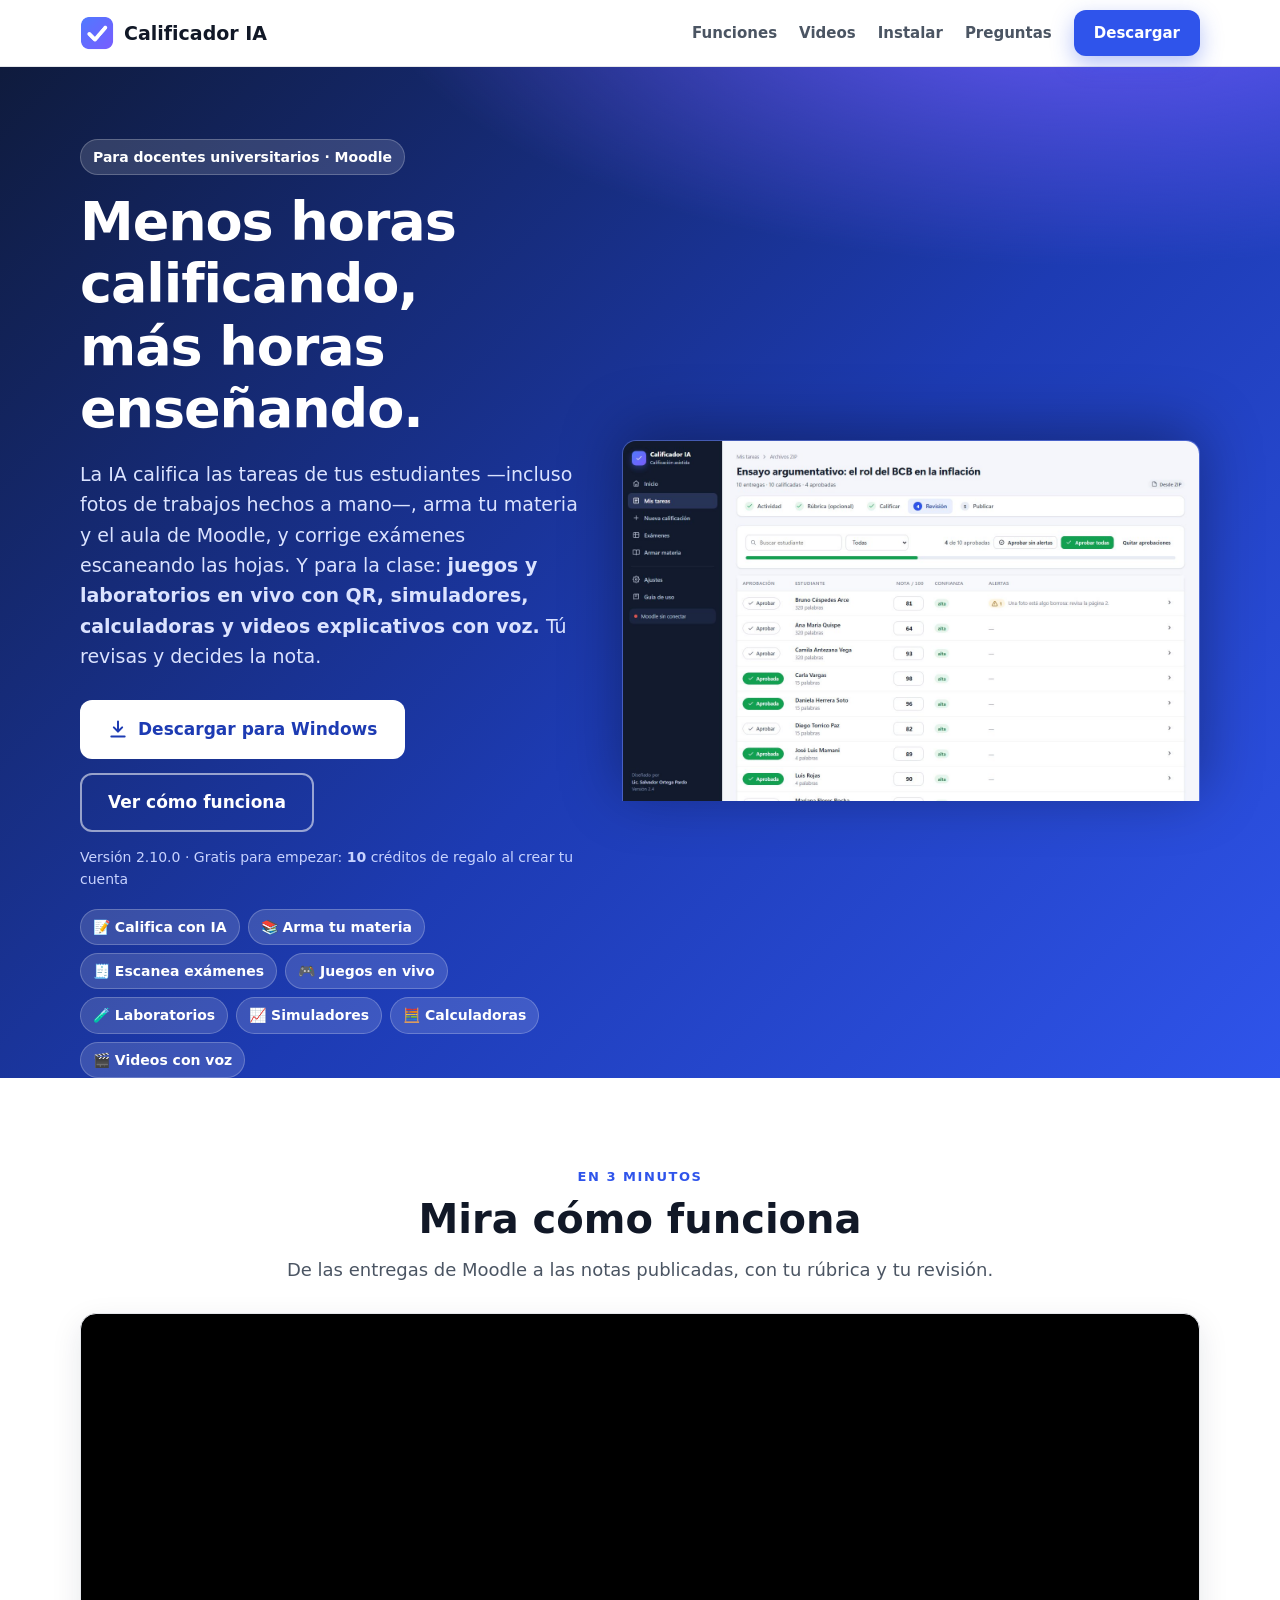
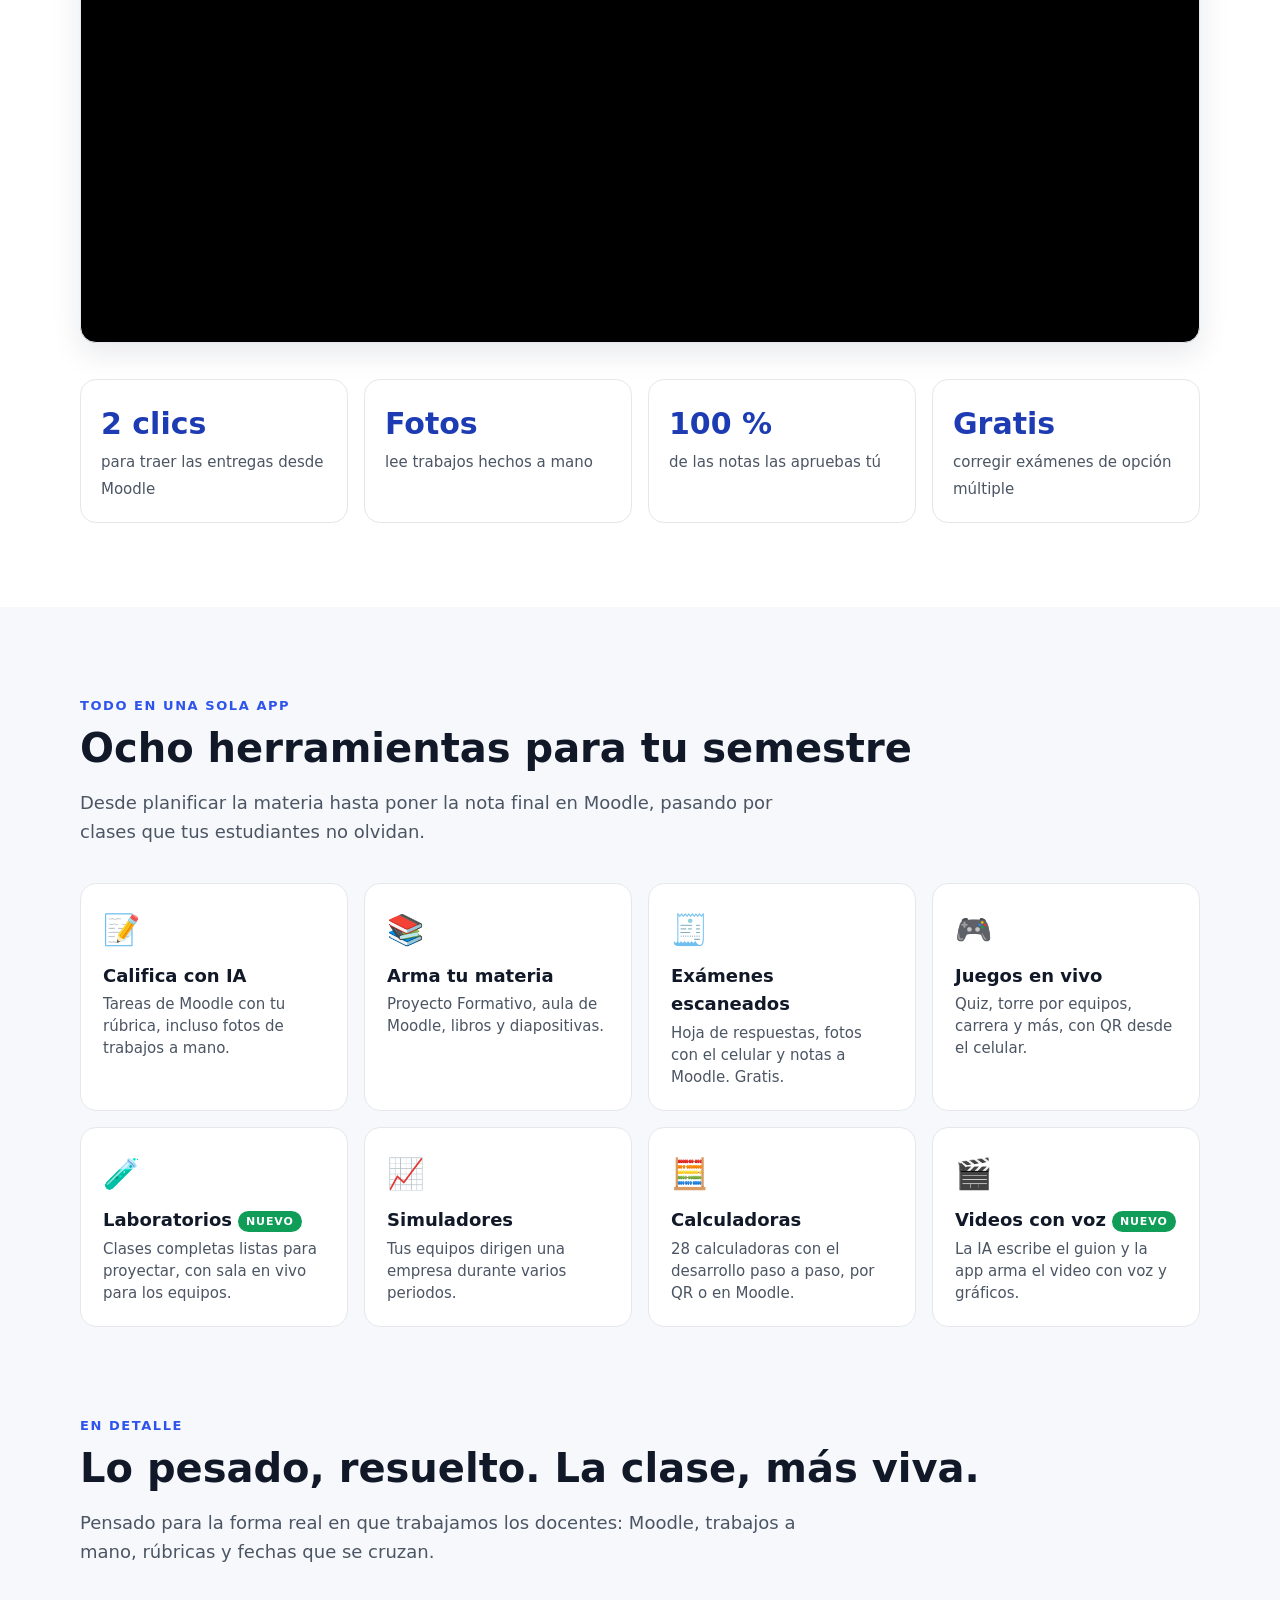
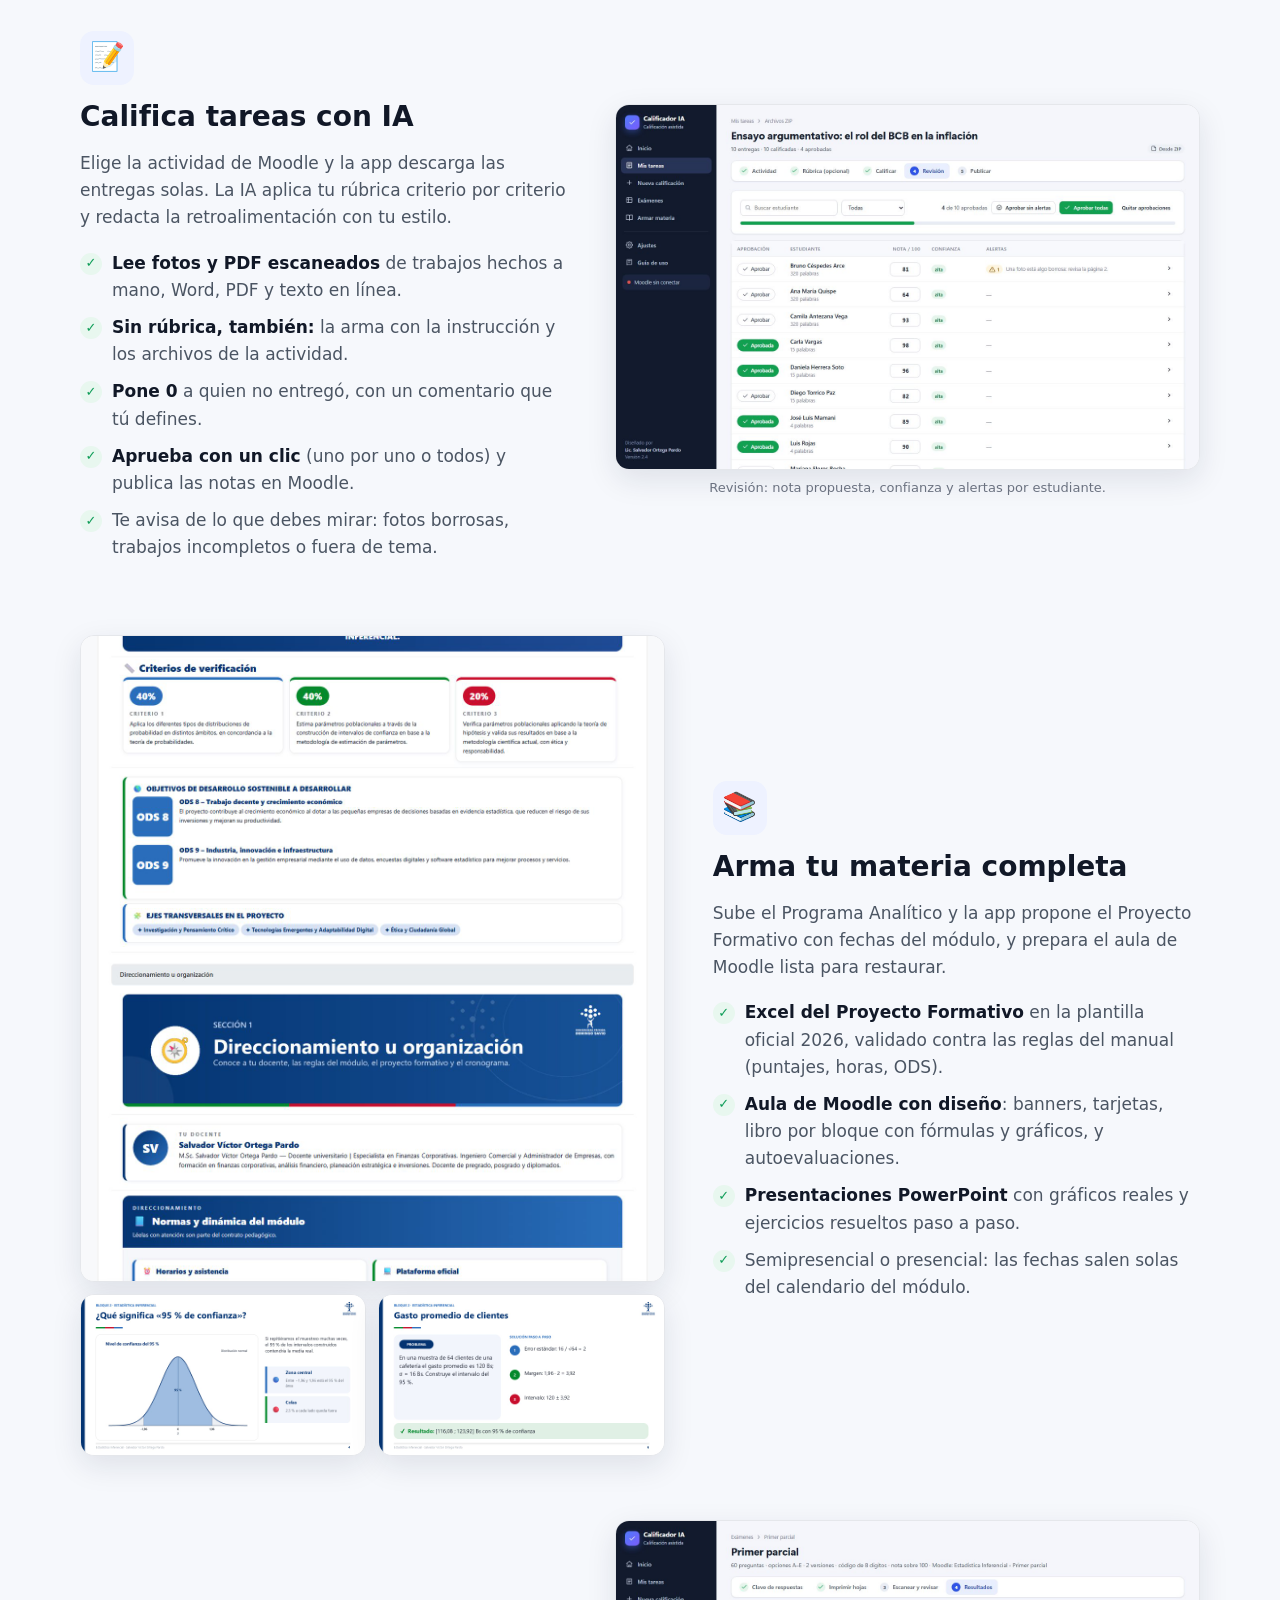
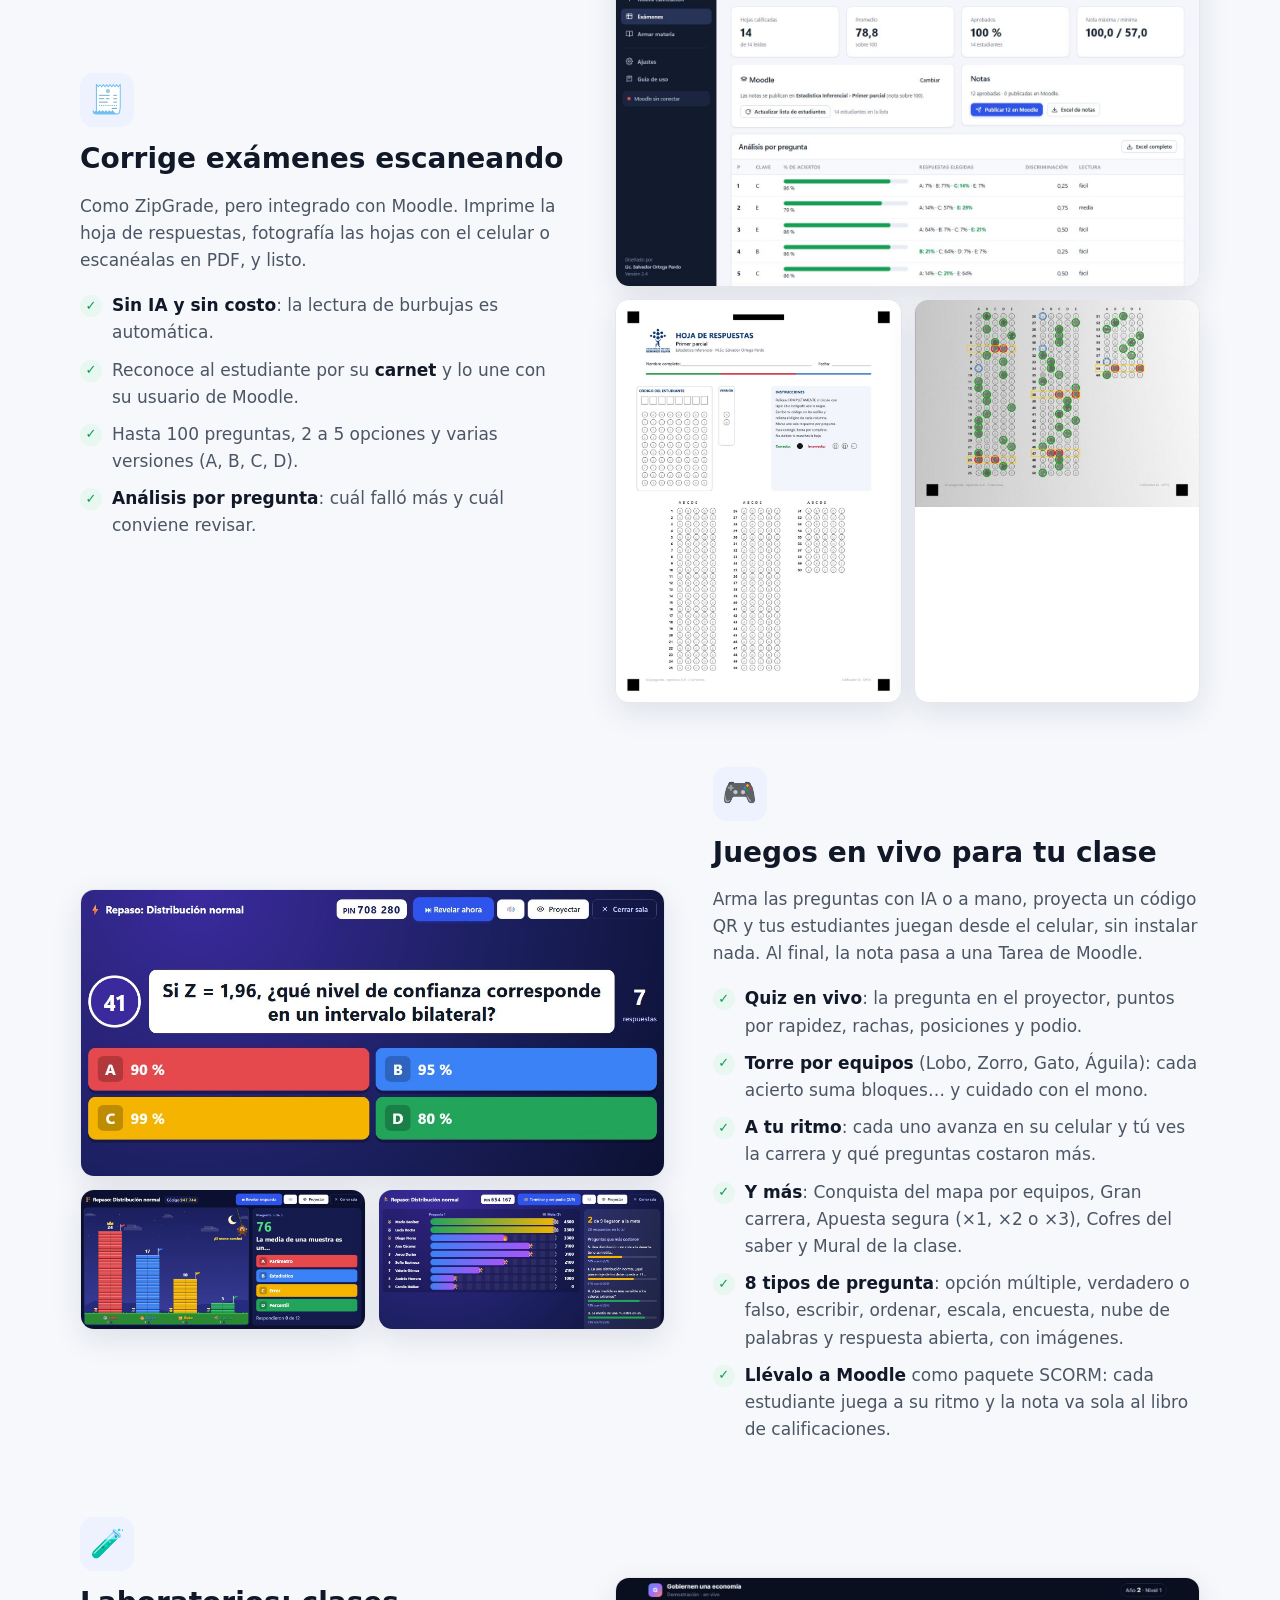
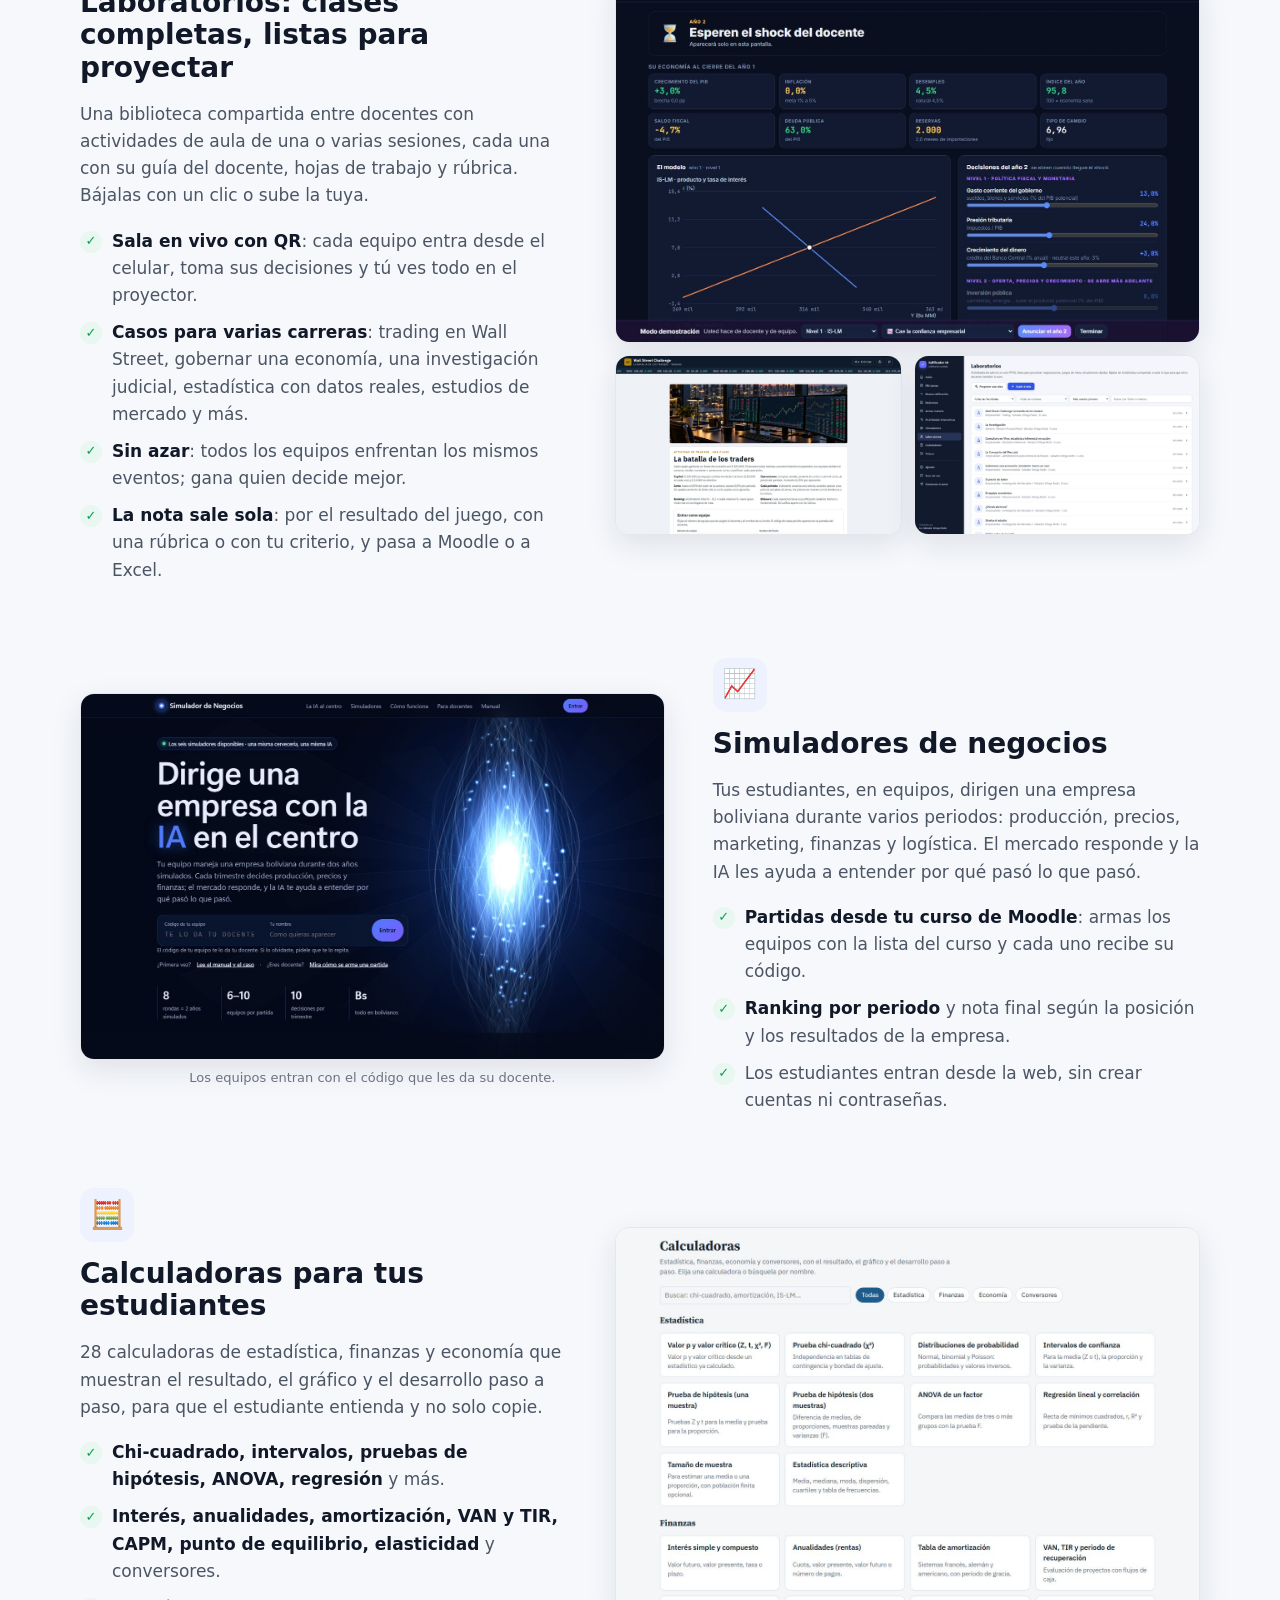
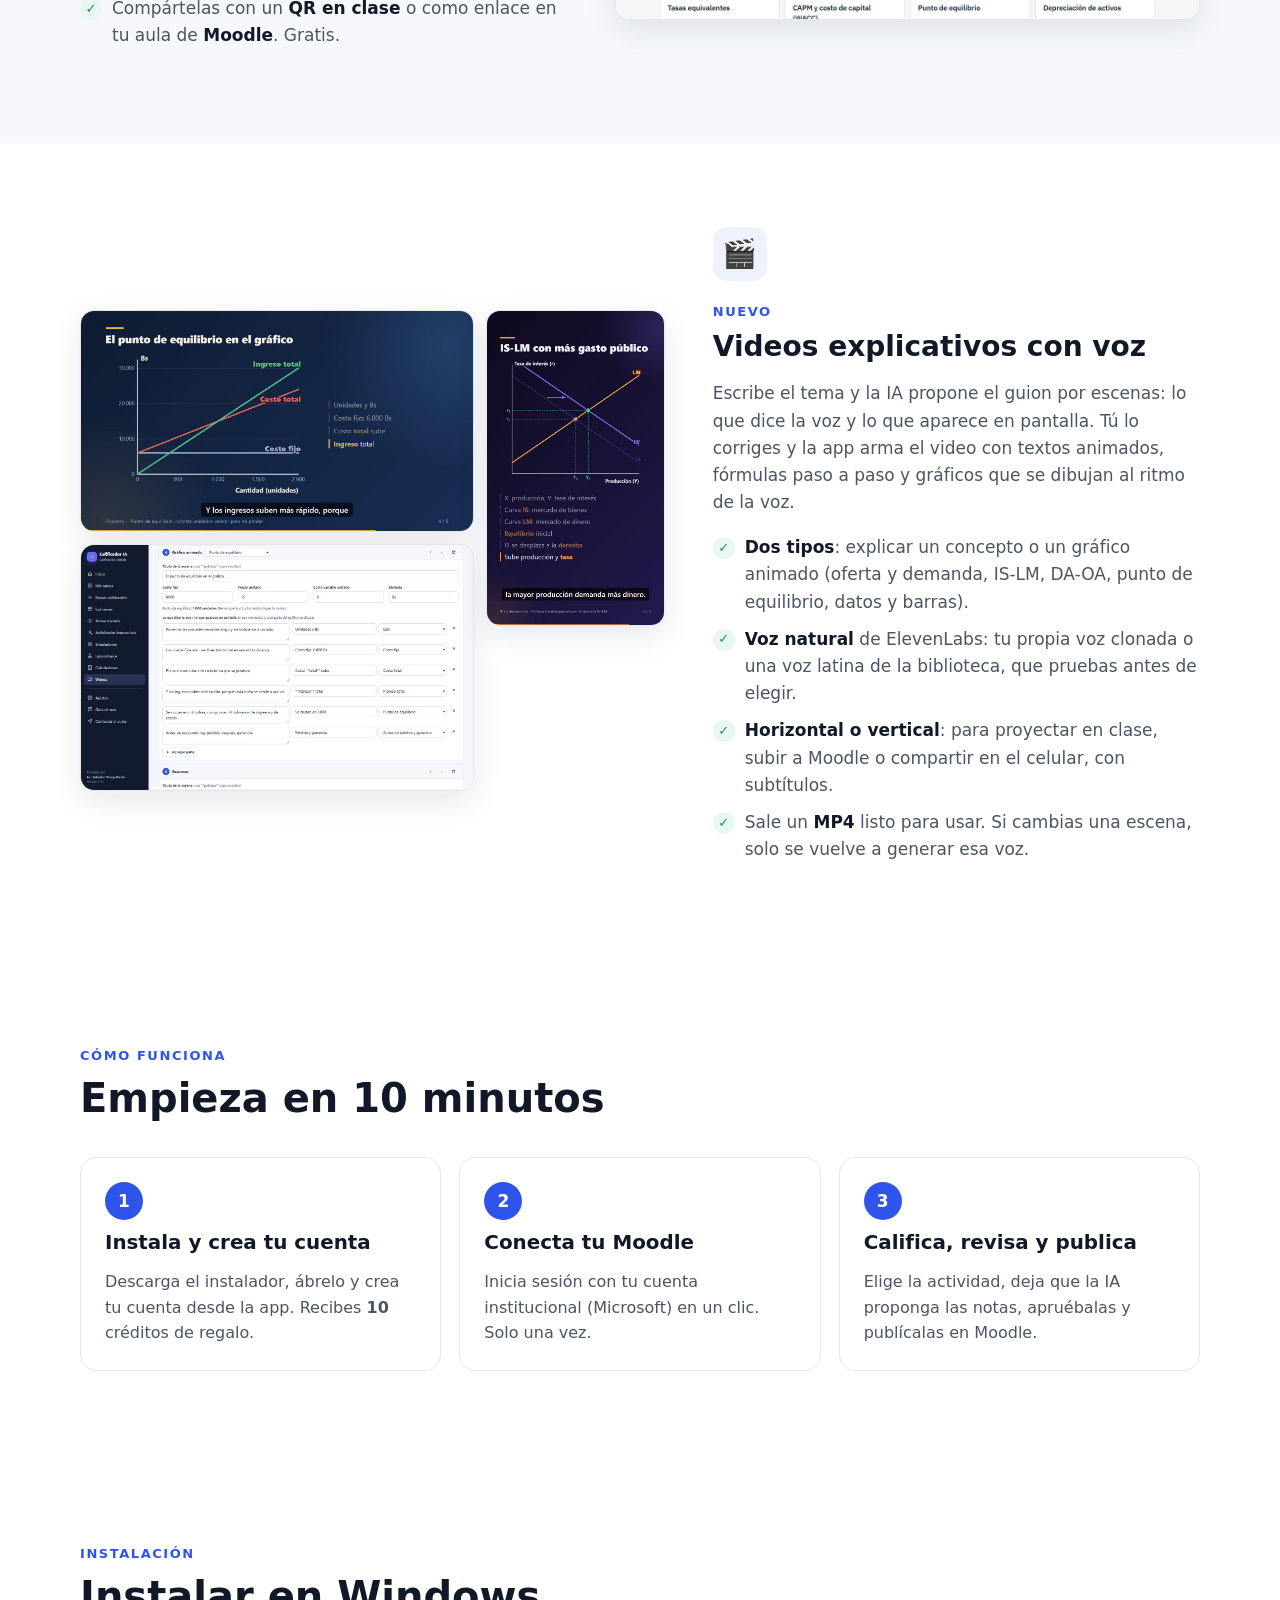
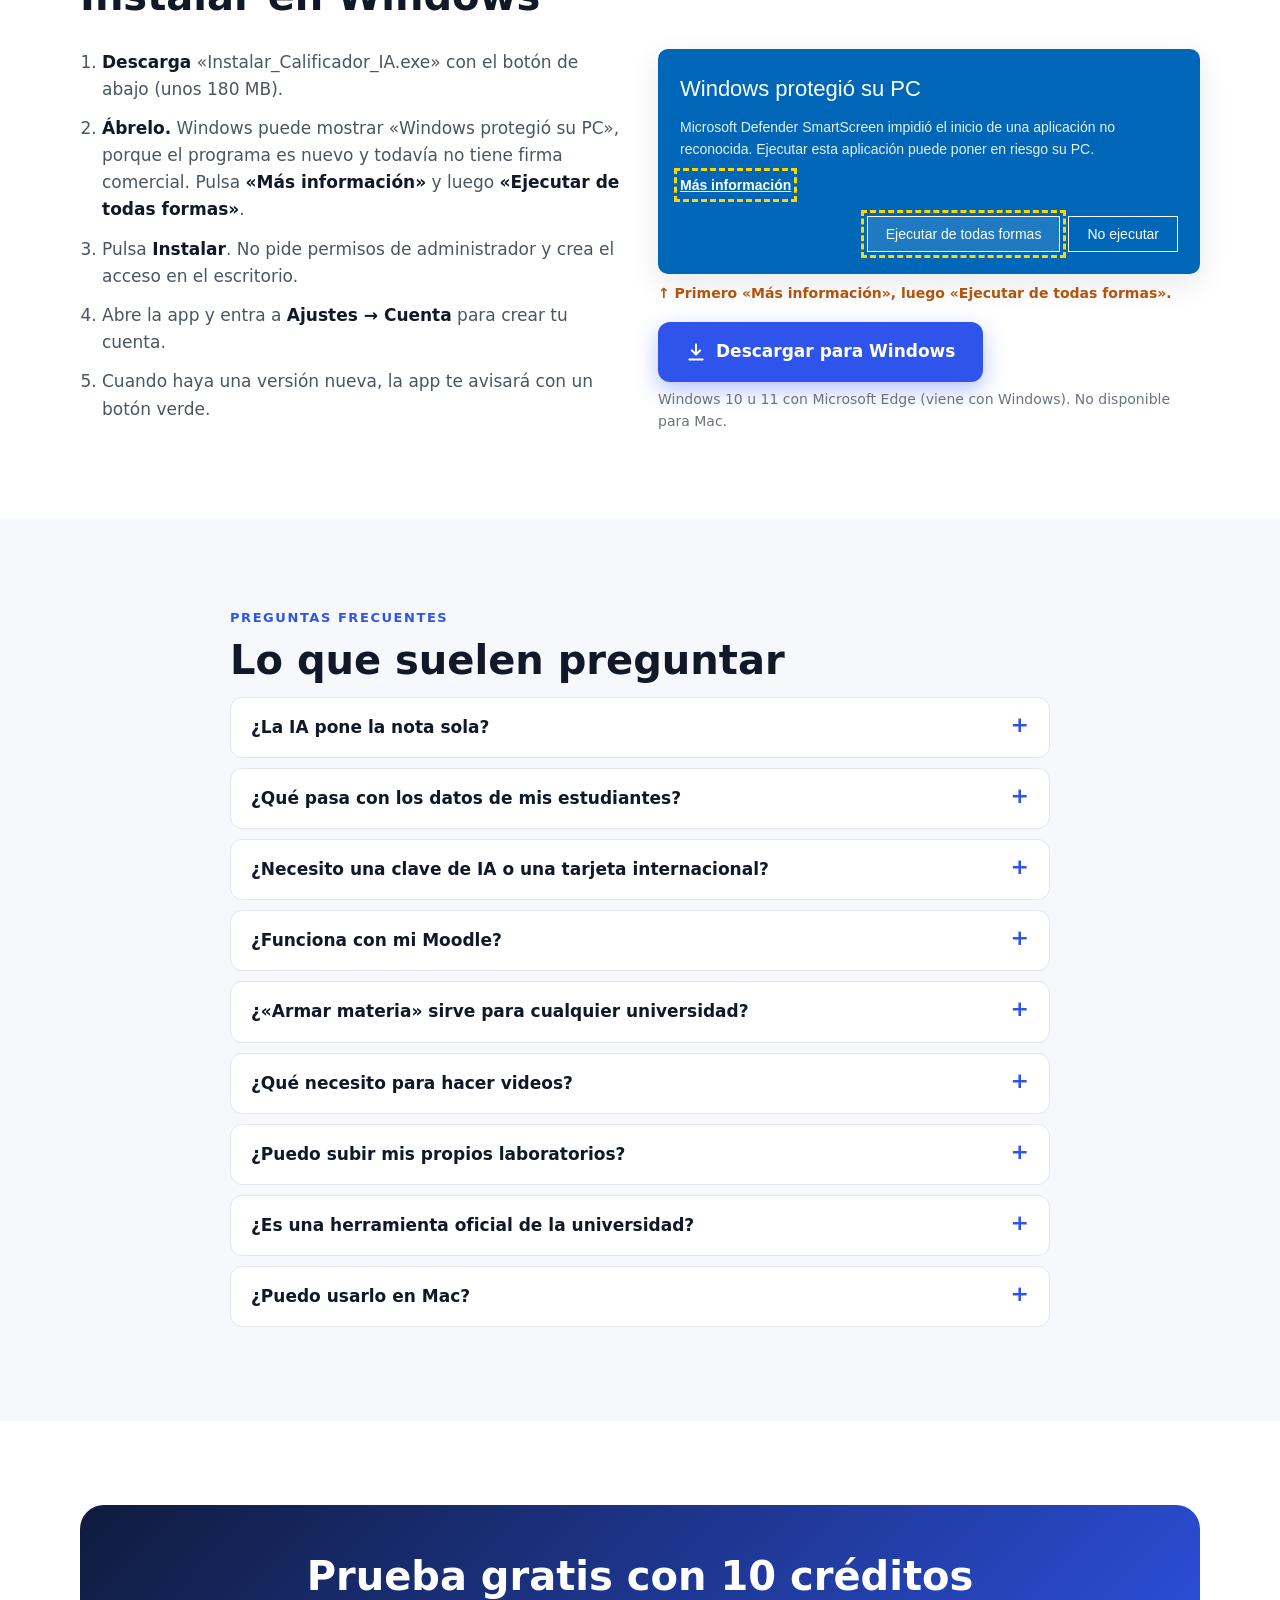
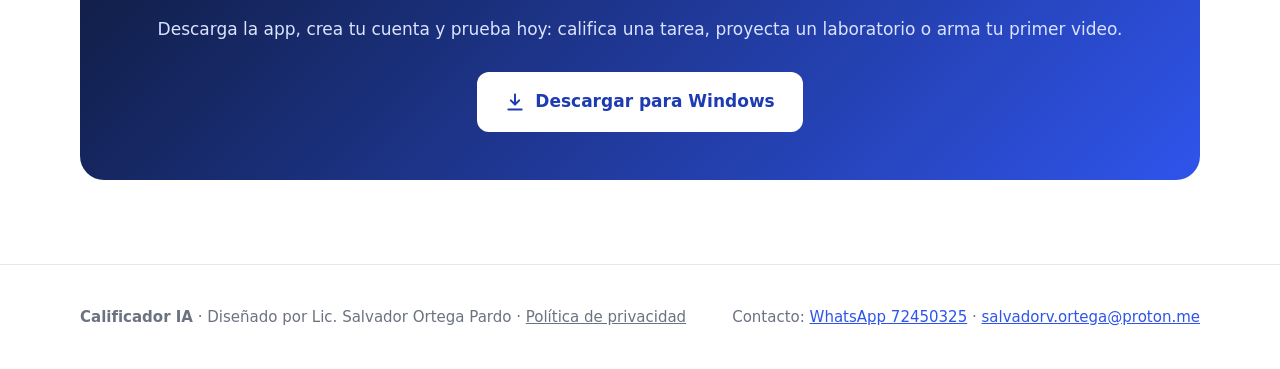
<file: index.html>
<!doctype html>
<html lang="es">
<head>
<meta charset="utf-8">
<meta name="viewport" content="width=device-width, initial-scale=1">
<title>Calificador IA</title>
<meta name="description" content="Califica tareas con IA, arma tu materia y el aula de Moodle, corrige exámenes escaneando, y da vida a tu clase con juegos y laboratorios en vivo, simuladores, calculadoras y videos explicativos con voz. Para docentes universitarios.">
<meta property="og:title" content="Calificador IA — menos horas calificando, más horas enseñando">
<meta property="og:description" content="Califica con IA, arma tu materia, corrige exámenes y da vida a tu clase: juegos y laboratorios en vivo, simuladores, calculadoras y videos con voz. Para docentes.">
<meta property="og:image" content="img/revision.jpg">
<link rel="icon" href="img/icono.png">
<style>
  /* ============================================================ configuración */
  :root {
    --navy: #0f1b3d; --azul: #2f54eb; --azul-2: #1d3bb3; --azul-suave: #eef2ff; --verde: #0f9d58; --verde-suave: #e8f7ef;
    --ambar: #b45309; --ambar-suave: #fff7ed; --tinta: #111827; --texto-2: #4b5563; --texto-3: #6b7280; --borde: #e5e7eb;
    --fondo: #ffffff; --fondo-2: #f6f8fc; --sombra: 0 10px 30px rgba(15, 27, 61, .10); --radio: 16px;
  }
  @media (prefers-color-scheme: dark) {
    :root:not([data-theme="light"]) {
      --navy: #070d22; --azul: #6f8cff; --azul-2: #8ea4ff; --azul-suave: #1a2550; --verde: #34d399; --verde-suave: #0d2e22;
      --ambar: #fbbf24; --ambar-suave: #2e2410; --tinta: #eef1f7; --texto-2: #c3c9d6; --texto-3: #9aa3b5; --borde: #283149;
      --fondo: #0d1324; --fondo-2: #111a30; --sombra: 0 10px 30px rgba(0, 0, 0, .35);
    }
  }
  * { box-sizing: border-box; }
  html { scroll-behavior: smooth; }
  body { margin: 0; font-family: "Segoe UI", system-ui, -apple-system, Roboto, Arial, sans-serif; color: var(--tinta); background: var(--fondo);
         line-height: 1.6; font-size: 17px; -webkit-font-smoothing: antialiased; }
  img { max-width: 100%; display: block; }
  a { color: var(--azul); }
  .contenedor { max-width: 1160px; margin: 0 auto; padding: 0 20px; }
  .btn { display: inline-flex; align-items: center; gap: 10px; padding: 14px 26px; border-radius: 12px; font-weight: 700; font-size: 17px;
         text-decoration: none; border: 2px solid transparent; transition: transform .12s, box-shadow .12s; cursor: pointer; }
  .btn:hover { transform: translateY(-1px); }
  .btn.primario { background: var(--azul); color: #fff; box-shadow: 0 8px 22px rgba(47, 84, 235, .35); }
  .btn.claro { background: #fff; color: var(--azul-2); }
  .btn.borde { border-color: rgba(255,255,255,.55); color: #fff; }
  .btn svg { width: 20px; height: 20px; }
  .etiqueta { display: inline-block; font-size: 13px; font-weight: 800; letter-spacing: .12em; text-transform: uppercase; color: var(--azul); margin-bottom: 8px; }
  h1, h2, h3 { line-height: 1.15; margin: 0 0 14px; }
  h2 { font-size: clamp(28px, 4vw, 40px); }
  .sub { color: var(--texto-2); font-size: 18px; max-width: 720px; }
  section { padding: 84px 0; }
  section.gris { background: var(--fondo-2); }

  /* ============================================================ cabecera */
  header { position: sticky; top: 0; z-index: 20; background: color-mix(in srgb, var(--fondo) 88%, transparent); backdrop-filter: blur(10px);
           border-bottom: 1px solid var(--borde); }
  header .contenedor { display: flex; align-items: center; justify-content: space-between; height: 66px; gap: 16px; }
  .marca { display: flex; align-items: center; gap: 10px; font-weight: 800; font-size: 19px; color: var(--tinta); text-decoration: none; }
  .marca img { width: 34px; height: 34px; border-radius: 9px; }
  nav.menu { display: flex; gap: 22px; align-items: center; }
  nav.menu a { color: var(--texto-2); text-decoration: none; font-weight: 600; font-size: 15px; }
  nav.menu a.btn { color: #fff; padding: 9px 18px; font-size: 15px; }
  @media (max-width: 820px) { nav.menu a:not(.btn) { display: none; } }

  /* ============================================================ portada */
  .heroe { background: radial-gradient(1200px 500px at 85% -10%, #6d5cff 0%, transparent 60%), linear-gradient(135deg, #0f1b3d 0%, #1d3bb3 55%, #2f54eb 100%);
           color: #fff; padding: 72px 0 0; overflow: hidden; }
  .heroe .contenedor { display: grid; grid-template-columns: minmax(0, 1fr) minmax(0, 1.15fr); gap: 40px; align-items: center; }
  .heroe h1 { font-size: clamp(34px, 5vw, 54px); letter-spacing: -.02em; }
  .heroe p { font-size: 19px; color: #dbe3ff; max-width: 560px; }
  .heroe .acciones { display: flex; gap: 14px; flex-wrap: wrap; margin: 28px 0 14px; }
  .heroe .nota { font-size: 14px; color: #c7d2fe; }
  .heroe .captura { border-radius: 14px 14px 0 0; box-shadow: 0 -10px 60px rgba(0,0,0,.35); border: 1px solid rgba(255,255,255,.18); border-bottom: 0;
                    transform: translateY(12px); }
  .chips { display: flex; gap: 8px; flex-wrap: wrap; margin-top: 18px; }
  .chip { background: rgba(255,255,255,.14); border: 1px solid rgba(255,255,255,.22); padding: 6px 12px; border-radius: 999px; font-size: 14px; font-weight: 600; }
  @media (max-width: 900px) { .heroe .contenedor { grid-template-columns: 1fr; } .heroe { padding-top: 48px; } }

  /* ============================================================ video y cifras */
  .video { aspect-ratio: 16 / 9; border-radius: var(--radio); overflow: hidden; box-shadow: var(--sombra); background: #000; position: relative; border: 1px solid var(--borde); }
  .video iframe { width: 100%; height: 100%; border: 0; }
  .video .pronto { position: absolute; inset: 0; display: grid; place-items: center; background: linear-gradient(0deg, rgba(15,27,61,.82), rgba(15,27,61,.35)), url(img/revision.jpg) center/cover; color: #fff; text-align: center; padding: 20px; }
  .video .pronto b { display: block; font-size: 24px; }
  .cifras { display: grid; grid-template-columns: repeat(4, minmax(0, 1fr)); gap: 16px; margin-top: 36px; }
  .cifra { background: var(--fondo); border: 1px solid var(--borde); border-radius: var(--radio); padding: 20px; }
  .cifra b { font-size: 30px; display: block; color: var(--azul-2); }
  .cifra span { color: var(--texto-2); font-size: 15px; }
  @media (max-width: 820px) { .cifras { grid-template-columns: repeat(2, minmax(0, 1fr)); } }

  /* ============================================================ funciones */
  .funcion { display: grid; grid-template-columns: minmax(0, 1fr) minmax(0, 1.2fr); gap: 48px; align-items: center; margin-top: 64px; }
  .funcion.inversa { grid-template-columns: minmax(0, 1.2fr) minmax(0, 1fr); }
  .funcion.inversa .texto { order: 2; }
  .funcion ul { padding: 0; list-style: none; margin: 18px 0 0; }
  .funcion li { padding-left: 32px; position: relative; margin-bottom: 10px; color: var(--texto-2); }
  .funcion li::before { content: "✓"; position: absolute; left: 0; top: 0; width: 22px; height: 22px; border-radius: 50%; background: var(--verde-suave);
                        color: var(--verde); font-weight: 900; font-size: 13px; display: grid; place-items: center; margin-top: 3px; }
  .funcion li b { color: var(--tinta); }
  .marco { border-radius: 14px; overflow: hidden; box-shadow: var(--sombra); border: 1px solid var(--borde); background: var(--fondo); }
  .mosaico { display: grid; grid-template-columns: 1fr 1fr; gap: 12px; }
  .mosaico .marco:first-child { grid-column: span 2; }
  .pie-img { font-size: 13px; color: var(--texto-3); margin-top: 8px; text-align: center; }
  .icono-f { width: 54px; height: 54px; border-radius: 14px; display: grid; place-items: center; font-size: 28px; background: var(--azul-suave); margin-bottom: 16px; }
  @media (max-width: 900px) { .funcion, .funcion.inversa { grid-template-columns: 1fr; gap: 24px; } .funcion.inversa .texto { order: 0; } }

  /* ============================================================ todo en una app */
  .todo { display: grid; grid-template-columns: repeat(4, minmax(0, 1fr)); gap: 16px; margin-top: 36px; }
  .todo a { background: var(--fondo); border: 1px solid var(--borde); border-radius: var(--radio); padding: 22px; text-decoration: none; color: var(--tinta);
            transition: transform .12s, box-shadow .12s; display: block; }
  .todo a:hover { transform: translateY(-2px); box-shadow: var(--sombra); }
  .todo .ic { font-size: 30px; display: block; margin-bottom: 8px; }
  .todo b { display: block; font-size: 18px; margin-bottom: 4px; }
  .todo span.d { color: var(--texto-2); font-size: 15px; line-height: 1.45; display: block; }
  .todo .nuevo { display: inline-block; font-size: 11px; font-weight: 800; letter-spacing: .08em; text-transform: uppercase; color: #fff; background: var(--verde);
                 padding: 2px 8px; border-radius: 999px; margin-left: 6px; vertical-align: middle; }
  @media (max-width: 980px) { .todo { grid-template-columns: repeat(2, minmax(0, 1fr)); } }
  @media (max-width: 520px) { .todo { grid-template-columns: 1fr; } }
  .duo { display: grid; grid-template-columns: minmax(0, 2.2fr) minmax(0, 1fr); gap: 12px; align-items: start; }

  /* ============================================================ pasos, precios, instalar */
  .pasos { display: grid; grid-template-columns: repeat(3, minmax(0, 1fr)); gap: 18px; margin-top: 36px; counter-reset: paso; }
  .paso { background: var(--fondo); border: 1px solid var(--borde); border-radius: var(--radio); padding: 24px; position: relative; }
  .paso::before { counter-increment: paso; content: counter(paso); width: 38px; height: 38px; border-radius: 50%; background: var(--azul); color: #fff;
                  display: grid; place-items: center; font-weight: 800; margin-bottom: 12px; }
  .paso p { color: var(--texto-2); margin: 0; font-size: 16px; }
  @media (max-width: 820px) { .pasos { grid-template-columns: 1fr; } }
  .precios { display: grid; grid-template-columns: repeat(4, minmax(0, 1fr)); gap: 16px; margin-top: 36px; }
  .plan { background: var(--fondo); border: 1px solid var(--borde); border-radius: var(--radio); padding: 26px; display: flex; flex-direction: column; gap: 6px; }
  .plan.destacado { border: 2px solid var(--azul); box-shadow: 0 12px 30px rgba(47, 84, 235, .18); position: relative; }
  .plan.destacado::after { content: "Más elegido"; position: absolute; top: -12px; right: 18px; background: var(--azul); color: #fff; font-size: 12px; font-weight: 800; padding: 3px 10px; border-radius: 999px; }
  .plan .precio { font-size: 34px; font-weight: 800; }
  .plan .rinde { color: var(--texto-2); font-size: 15px; }
  .plan.gratis { background: var(--verde-suave); border-color: transparent; }
  @media (max-width: 900px) { .precios { grid-template-columns: repeat(2, minmax(0, 1fr)); } }
  @media (max-width: 520px) { .precios { grid-template-columns: 1fr; } }
  .tabla-costos { width: 100%; border-collapse: collapse; margin-top: 24px; background: var(--fondo); border-radius: 12px; overflow: hidden; border: 1px solid var(--borde); font-size: 16px; }
  .tabla-costos th, .tabla-costos td { padding: 12px 16px; text-align: left; border-bottom: 1px solid var(--borde); }
  .tabla-costos th { background: var(--fondo-2); font-size: 13px; text-transform: uppercase; letter-spacing: .05em; color: var(--texto-3); }
  .instalar { display: grid; grid-template-columns: minmax(0, 1fr) minmax(0, 1fr); gap: 36px; align-items: start; margin-top: 30px; }
  .smartscreen { background: #0067b8; color: #fff; border-radius: 10px; padding: 22px; font-family: "Segoe UI", sans-serif; box-shadow: var(--sombra); }
  .smartscreen h4 { font-size: 22px; font-weight: 400; margin: 0 0 10px; }
  .smartscreen p { font-size: 14px; color: #e5f1fb; margin: 0 0 10px; }
  .smartscreen .enlace { text-decoration: underline; font-size: 14px; font-weight: 600; outline: 3px dashed #ffd400; outline-offset: 3px; display: inline-block; }
  .smartscreen .botones { display: flex; justify-content: flex-end; gap: 8px; margin-top: 18px; }
  .smartscreen .botones span { border: 1px solid #fff; padding: 6px 18px; font-size: 14px; }
  .smartscreen .botones span.marcado { outline: 3px dashed #ffd400; outline-offset: 3px; background: rgba(255,255,255,.12); }
  .flecha { font-size: 14px; color: var(--ambar); font-weight: 700; margin: 8px 0 18px; }
  ol.instrucciones { padding-left: 22px; margin: 0; }
  ol.instrucciones li { margin-bottom: 12px; color: var(--texto-2); }
  ol.instrucciones li b { color: var(--tinta); }
  @media (max-width: 900px) { .instalar { grid-template-columns: 1fr; } }

  /* ============================================================ preguntas y pie */
  details { background: var(--fondo); border: 1px solid var(--borde); border-radius: 12px; padding: 16px 20px; margin-bottom: 10px; }
  details summary { cursor: pointer; font-weight: 700; font-size: 17px; list-style: none; display: flex; justify-content: space-between; gap: 12px; }
  details summary::after { content: "+"; font-size: 22px; line-height: 1; color: var(--azul); }
  details[open] summary::after { content: "–"; }
  details p { color: var(--texto-2); margin: 10px 0 0; }
  .cta-final { background: linear-gradient(135deg, #0f1b3d, #2f54eb); color: #fff; border-radius: 24px; padding: 48px; text-align: center; }
  .cta-final p { color: #dbe3ff; }
  footer { padding: 40px 0; color: var(--texto-3); font-size: 15px; border-top: 1px solid var(--borde); }
  footer .contenedor { display: flex; justify-content: space-between; gap: 20px; flex-wrap: wrap; }
  .solo-windows { font-size: 14px; color: var(--texto-3); margin-top: 6px; }
</style>
</head>
<body>
<header>
  <div class="contenedor">
    <a class="marca" href="#"><img src="img/icono.png" alt="">Calificador IA</a>
    <nav class="menu">
      <a href="#todo">Funciones</a><a href="#videos">Videos</a><a href="#instalar">Instalar</a><a href="#preguntas">Preguntas</a>
      <a class="btn primario" href="#" data-descarga>Descargar</a>
    </nav>
  </div>
</header>

<section class="heroe">
  <div class="contenedor">
    <div>
      <div class="chip" style="display:inline-block;margin-bottom:16px">Para docentes universitarios · Moodle</div>
      <h1>Menos horas calificando,<br>más horas enseñando.</h1>
      <p>La IA califica las tareas de tus estudiantes —incluso fotos de trabajos hechos a mano—, arma tu materia y el aula de Moodle, y corrige exámenes escaneando las hojas. Y para la clase: <b>juegos y laboratorios en vivo con QR, simuladores, calculadoras y videos explicativos con voz.</b> Tú revisas y decides la nota.</p>
      <div class="acciones">
        <a class="btn claro" href="#" data-descarga><svg viewBox="0 0 24 24" fill="none" stroke="currentColor" stroke-width="2.4" stroke-linecap="round"><path d="M12 3v12M7 10l5 5 5-5M4 21h16"/></svg>Descargar para Windows</a>
        <a class="btn borde" href="#video">Ver cómo funciona</a>
      </div>
      <div class="nota"><span data-version>Versión 2.4</span> · Gratis para empezar: <b data-bienvenida>10</b> créditos de regalo al crear tu cuenta</div>
      <div class="chips"><span class="chip">📝 Califica con IA</span><span class="chip">📚 Arma tu materia</span><span class="chip">🧾 Escanea exámenes</span><span class="chip">🎮 Juegos en vivo</span><span class="chip">🧪 Laboratorios</span><span class="chip">📈 Simuladores</span><span class="chip">🧮 Calculadoras</span><span class="chip">🎬 Videos con voz</span></div>
    </div>
    <img class="captura" src="img/revision.jpg" alt="Revisión de calificaciones: nota, confianza y botón de aprobar por estudiante">
  </div>
</section>

<section id="video">
  <div class="contenedor">
    <div style="text-align:center"><span class="etiqueta">En 3 minutos</span><h2>Mira cómo funciona</h2>
      <p class="sub" style="margin:0 auto 28px">De las entregas de Moodle a las notas publicadas, con tu rúbrica y tu revisión.</p></div>
    <div class="video" id="cajaVideo"><div class="pronto"><div><b>Video explicativo</b>Muy pronto aquí. Mientras tanto, mira las capturas de abajo.</div></div></div>
    <div class="cifras">
      <div class="cifra"><b>2 clics</b><span>para traer las entregas desde Moodle</span></div>
      <div class="cifra"><b>Fotos</b><span>lee trabajos hechos a mano</span></div>
      <div class="cifra"><b>100 %</b><span>de las notas las apruebas tú</span></div>
      <div class="cifra"><b>Gratis</b><span>corregir exámenes de opción múltiple</span></div>
    </div>
  </div>
</section>

<section id="todo" class="gris" style="padding-bottom:0">
  <div class="contenedor">
    <span class="etiqueta">Todo en una sola app</span><h2>Ocho herramientas para tu semestre</h2>
    <p class="sub">Desde planificar la materia hasta poner la nota final en Moodle, pasando por clases que tus estudiantes no olvidan.</p>
    <div class="todo">
      <a href="#f-calificar"><span class="ic">📝</span><b>Califica con IA</b><span class="d">Tareas de Moodle con tu rúbrica, incluso fotos de trabajos a mano.</span></a>
      <a href="#f-materia"><span class="ic">📚</span><b>Arma tu materia</b><span class="d">Proyecto Formativo, aula de Moodle, libros y diapositivas.</span></a>
      <a href="#f-examenes"><span class="ic">🧾</span><b>Exámenes escaneados</b><span class="d">Hoja de respuestas, fotos con el celular y notas a Moodle. Gratis.</span></a>
      <a href="#f-juegos"><span class="ic">🎮</span><b>Juegos en vivo</b><span class="d">Quiz, torre por equipos, carrera y más, con QR desde el celular.</span></a>
      <a href="#f-laboratorios"><span class="ic">🧪</span><b>Laboratorios<span class="nuevo">Nuevo</span></b><span class="d">Clases completas listas para proyectar, con sala en vivo para los equipos.</span></a>
      <a href="#f-simuladores"><span class="ic">📈</span><b>Simuladores</b><span class="d">Tus equipos dirigen una empresa durante varios periodos.</span></a>
      <a href="#f-calculadoras"><span class="ic">🧮</span><b>Calculadoras</b><span class="d">28 calculadoras con el desarrollo paso a paso, por QR o en Moodle.</span></a>
      <a href="#videos"><span class="ic">🎬</span><b>Videos con voz<span class="nuevo">Nuevo</span></b><span class="d">La IA escribe el guion y la app arma el video con voz y gráficos.</span></a>
    </div>
  </div>
</section>

<section class="gris" id="funciones">
  <div class="contenedor">
    <span class="etiqueta">En detalle</span><h2>Lo pesado, resuelto. La clase, más viva.</h2>
    <p class="sub">Pensado para la forma real en que trabajamos los docentes: Moodle, trabajos a mano, rúbricas y fechas que se cruzan.</p>

    <div class="funcion" id="f-calificar">
      <div class="texto">
        <div class="icono-f">📝</div><h3 style="font-size:28px">Califica tareas con IA</h3>
        <p class="sub" style="font-size:17px">Elige la actividad de Moodle y la app descarga las entregas solas. La IA aplica tu rúbrica criterio por criterio y redacta la retroalimentación con tu estilo.</p>
        <ul>
          <li><b>Lee fotos y PDF escaneados</b> de trabajos hechos a mano, Word, PDF y texto en línea.</li>
          <li><b>Sin rúbrica, también:</b> la arma con la instrucción y los archivos de la actividad.</li>
          <li><b>Pone 0</b> a quien no entregó, con un comentario que tú defines.</li>
          <li><b>Aprueba con un clic</b> (uno por uno o todos) y publica las notas en Moodle.</li>
          <li>Te avisa de lo que debes mirar: fotos borrosas, trabajos incompletos o fuera de tema.</li>
        </ul>
      </div>
      <div><div class="marco"><img src="img/revision.jpg" alt="Tabla de revisión con notas propuestas"></div><div class="pie-img">Revisión: nota propuesta, confianza y alertas por estudiante.</div></div>
    </div>

    <div class="funcion inversa" id="f-materia">
      <div class="texto">
        <div class="icono-f">📚</div><h3 style="font-size:28px">Arma tu materia completa</h3>
        <p class="sub" style="font-size:17px">Sube el Programa Analítico y la app propone el Proyecto Formativo con fechas del módulo, y prepara el aula de Moodle lista para restaurar.</p>
        <ul>
          <li><b>Excel del Proyecto Formativo</b> en la plantilla oficial 2026, validado contra las reglas del manual (puntajes, horas, ODS).</li>
          <li><b>Aula de Moodle con diseño</b>: banners, tarjetas, libro por bloque con fórmulas y gráficos, y autoevaluaciones.</li>
          <li><b>Presentaciones PowerPoint</b> con gráficos reales y ejercicios resueltos paso a paso.</li>
          <li>Semipresencial o presencial: las fechas salen solas del calendario del módulo.</li>
        </ul>
      </div>
      <div class="mosaico">
        <div class="marco"><img src="img/aula_moodle.jpg" alt="Aula de Moodle generada"></div>
        <div class="marco"><img src="img/diapo_grafico.jpg" alt="Diapositiva con gráfico"></div>
        <div class="marco"><img src="img/diapo_ejemplo.jpg" alt="Diapositiva con ejemplo resuelto"></div>
      </div>
    </div>

    <div class="funcion" id="f-examenes">
      <div class="texto">
        <div class="icono-f">🧾</div><h3 style="font-size:28px">Corrige exámenes escaneando</h3>
        <p class="sub" style="font-size:17px">Como ZipGrade, pero integrado con Moodle. Imprime la hoja de respuestas, fotografía las hojas con el celular o escanéalas en PDF, y listo.</p>
        <ul>
          <li><b>Sin IA y sin costo</b>: la lectura de burbujas es automática.</li>
          <li>Reconoce al estudiante por su <b>carnet</b> y lo une con su usuario de Moodle.</li>
          <li>Hasta 100 preguntas, 2 a 5 opciones y varias versiones (A, B, C, D).</li>
          <li><b>Análisis por pregunta</b>: cuál falló más y cuál conviene revisar.</li>
        </ul>
      </div>
      <div class="mosaico">
        <div class="marco"><img src="img/examen_resultados.jpg" alt="Resultados del examen con análisis por pregunta"></div>
        <div class="marco"><img src="img/hoja_respuestas.jpg" alt="Hoja de respuestas imprimible"></div>
        <div class="marco"><img src="img/hoja_revisada.jpg" alt="Hoja leída con aciertos y errores marcados"></div>
      </div>
    </div>

    <div class="funcion inversa" id="f-juegos">
      <div class="texto">
        <div class="icono-f">🎮</div><h3 style="font-size:28px">Juegos en vivo para tu clase</h3>
        <p class="sub" style="font-size:17px">Arma las preguntas con IA o a mano, proyecta un código QR y tus estudiantes juegan desde el celular, sin instalar nada. Al final, la nota pasa a una Tarea de Moodle.</p>
        <ul>
          <li><b>Quiz en vivo</b>: la pregunta en el proyector, puntos por rapidez, rachas, posiciones y podio.</li>
          <li><b>Torre por equipos</b> (Lobo, Zorro, Gato, Águila): cada acierto suma bloques… y cuidado con el mono.</li>
          <li><b>A tu ritmo</b>: cada uno avanza en su celular y tú ves la carrera y qué preguntas costaron más.</li>
          <li><b>Y más</b>: Conquista del mapa por equipos, Gran carrera, Apuesta segura (×1, ×2 o ×3), Cofres del saber y Mural de la clase.</li>
          <li><b>8 tipos de pregunta</b>: opción múltiple, verdadero o falso, escribir, ordenar, escala, encuesta, nube de palabras y respuesta abierta, con imágenes.</li>
          <li><b>Llévalo a Moodle</b> como paquete SCORM: cada estudiante juega a su ritmo y la nota va sola al libro de calificaciones.</li>
        </ul>
      </div>
      <div class="mosaico">
        <div class="marco"><img src="img/vivo_quiz.jpg" alt="Quiz en vivo proyectado: pregunta con cuatro opciones de colores"></div>
        <div class="marco"><img src="img/vivo_torre.jpg" alt="Torre por equipos: torres de bloques de cada equipo y el mono"></div>
        <div class="marco"><img src="img/vivo_ritmo.jpg" alt="A tu ritmo: carrera de los estudiantes y preguntas que más costaron"></div>
      </div>
    </div>

    <div class="funcion" id="f-laboratorios">
      <div class="texto">
        <div class="icono-f">🧪</div><h3 style="font-size:28px">Laboratorios: clases completas, listas para proyectar</h3>
        <p class="sub" style="font-size:17px">Una biblioteca compartida entre docentes con actividades de aula de una o varias sesiones, cada una con su guía del docente, hojas de trabajo y rúbrica. Bájalas con un clic o sube la tuya.</p>
        <ul>
          <li><b>Sala en vivo con QR</b>: cada equipo entra desde el celular, toma sus decisiones y tú ves todo en el proyector.</li>
          <li><b>Casos para varias carreras</b>: trading en Wall Street, gobernar una economía, una investigación judicial, estadística con datos reales, estudios de mercado y más.</li>
          <li><b>Sin azar</b>: todos los equipos enfrentan los mismos eventos; gana quien decide mejor.</li>
          <li><b>La nota sale sola</b>: por el resultado del juego, con una rúbrica o con tu criterio, y pasa a Moodle o a Excel.</li>
        </ul>
      </div>
      <div class="mosaico">
        <div class="marco"><img src="img/lab_macro.jpg" alt="Laboratorio Gobiernen una economía: indicadores, gráfico IS-LM y decisiones del equipo"></div>
        <div class="marco"><img src="img/lab_trading.jpg" alt="Wall Street Challenge: pantalla de entrada de los equipos"></div>
        <div class="marco"><img src="img/laboratorios.jpg" alt="Biblioteca de laboratorios por facultad y carrera"></div>
      </div>
    </div>

    <div class="funcion inversa" id="f-simuladores">
      <div class="texto">
        <div class="icono-f">📈</div><h3 style="font-size:28px">Simuladores de negocios</h3>
        <p class="sub" style="font-size:17px">Tus estudiantes, en equipos, dirigen una empresa boliviana durante varios periodos: producción, precios, marketing, finanzas y logística. El mercado responde y la IA les ayuda a entender por qué pasó lo que pasó.</p>
        <ul>
          <li><b>Partidas desde tu curso de Moodle</b>: armas los equipos con la lista del curso y cada uno recibe su código.</li>
          <li><b>Ranking por periodo</b> y nota final según la posición y los resultados de la empresa.</li>
          <li>Los estudiantes entran desde la web, sin crear cuentas ni contraseñas.</li>
        </ul>
      </div>
      <div><div class="marco"><img src="img/simulador.jpg" alt="Simulador de negocios: página de entrada de los equipos"></div><div class="pie-img">Los equipos entran con el código que les da su docente.</div></div>
    </div>

    <div class="funcion" id="f-calculadoras">
      <div class="texto">
        <div class="icono-f">🧮</div><h3 style="font-size:28px">Calculadoras para tus estudiantes</h3>
        <p class="sub" style="font-size:17px">28 calculadoras de estadística, finanzas y economía que muestran el resultado, el gráfico y el desarrollo paso a paso, para que el estudiante entienda y no solo copie.</p>
        <ul>
          <li><b>Chi-cuadrado, intervalos, pruebas de hipótesis, ANOVA, regresión</b> y más.</li>
          <li><b>Interés, anualidades, amortización, VAN y TIR, CAPM, punto de equilibrio, elasticidad</b> y conversores.</li>
          <li>Compártelas con un <b>QR en clase</b> o como enlace en tu aula de <b>Moodle</b>. Gratis.</li>
        </ul>
      </div>
      <div><div class="marco"><img src="img/calculadoras.jpg" alt="Lista de calculadoras de estadística, finanzas, economía y conversores"></div></div>
    </div>
  </div>
</section>

<section id="videos">
  <div class="contenedor">
    <div class="funcion inversa" style="margin-top:0">
      <div class="texto">
        <div class="icono-f">🎬</div><span class="etiqueta">Nuevo</span><h3 style="font-size:28px">Videos explicativos con voz</h3>
        <p class="sub" style="font-size:17px">Escribe el tema y la IA propone el guion por escenas: lo que dice la voz y lo que aparece en pantalla. Tú lo corriges y la app arma el video con textos animados, fórmulas paso a paso y gráficos que se dibujan al ritmo de la voz.</p>
        <ul>
          <li><b>Dos tipos</b>: explicar un concepto o un gráfico animado (oferta y demanda, IS-LM, DA-OA, punto de equilibrio, datos y barras).</li>
          <li><b>Voz natural</b> de ElevenLabs: tu propia voz clonada o una voz latina de la biblioteca, que pruebas antes de elegir.</li>
          <li><b>Horizontal o vertical</b>: para proyectar en clase, subir a Moodle o compartir en el celular, con subtítulos.</li>
          <li>Sale un <b>MP4</b> listo para usar. Si cambias una escena, solo se vuelve a generar esa voz.</li>
        </ul>
      </div>
      <div class="duo">
        <div class="pila" style="display:grid;gap:12px">
          <div class="marco"><img src="img/video_grafico.jpg" alt="Video: el punto de equilibrio dibujado paso a paso"></div>
          <div class="marco"><img src="img/video_editor.jpg" alt="Editor del guion: voz, texto en pantalla y paso del gráfico"></div>
        </div>
        <div class="marco"><img src="img/video_vertical.jpg" alt="Video vertical para celular: modelo IS-LM con más gasto público"></div>
      </div>
    </div>
  </div>
</section>

<section>
  <div class="contenedor">
    <span class="etiqueta">Cómo funciona</span><h2>Empieza en 10 minutos</h2>
    <div class="pasos">
      <div class="paso"><h3>Instala y crea tu cuenta</h3><p>Descarga el instalador, ábrelo y crea tu cuenta desde la app. Recibes <b data-bienvenida>10</b> créditos de regalo.</p></div>
      <div class="paso"><h3>Conecta tu Moodle</h3><p>Inicia sesión con tu cuenta institucional (Microsoft) en un clic. Solo una vez.</p></div>
      <div class="paso"><h3>Califica, revisa y publica</h3><p>Elige la actividad, deja que la IA proponga las notas, apruébalas y publícalas en Moodle.</p></div>
    </div>
  </div>
</section>

<section class="gris" id="precios" hidden><!-- oculta por ahora (2026-11-26): volver a mostrar quitando «hidden» y el enlace del menú -->
  <div class="contenedor">
    <span class="etiqueta">Precios</span><h2>Pagas solo lo que usas</h2>
    <p class="sub">Sin suscripciones ni tarjetas internacionales. Compras créditos con QR desde la app y se acreditan en el día.</p>
    <div class="precios" id="planes">
      <div class="plan gratis"><b>Para empezar</b><div class="precio">Gratis</div><div class="rinde"><b data-bienvenida>10</b> créditos de regalo al crear tu cuenta. Los exámenes escaneados no consumen créditos.</div></div>
    </div>
    <table class="tabla-costos">
      <thead><tr><th>Uso</th><th>Créditos aproximados</th></tr></thead>
      <tbody>
        <tr><td>Calificar 1 trabajo (Claude Haiku, con fotos)</td><td>0,03 – 0,1</td></tr>
        <tr><td>Calificar una tarea de 40 estudiantes</td><td>2 – 4</td></tr>
        <tr><td>Armar una materia completa (Claude Sonnet)</td><td>10 – 20</td></tr>
        <tr><td>Corregir exámenes escaneados</td><td><b>0 (gratis)</b></td></tr>
        <tr><td>Juegos en vivo, laboratorios de la biblioteca y calculadoras</td><td><b>0 (gratis)</b></td></tr>
        <tr><td>Guion de un video explicativo (Claude Sonnet)</td><td>0,4 – 0,6 · la voz se paga en tu cuenta de ElevenLabs (tiene plan gratis)</td></tr>
      </tbody>
    </table>
    <p class="solo-windows">Los créditos dependen del largo de los trabajos y del modelo elegido. La app muestra el costo estimado antes de calificar.</p>
  </div>
</section>

<section id="instalar">
  <div class="contenedor">
    <span class="etiqueta">Instalación</span><h2>Instalar en Windows</h2>
    <div class="instalar">
      <ol class="instrucciones">
        <li><b>Descarga</b> «Instalar_Calificador_IA.exe» con el botón de abajo (unos 180 MB).</li>
        <li><b>Ábrelo.</b> Windows puede mostrar «Windows protegió su PC», porque el programa es nuevo y todavía no tiene firma comercial. Pulsa <b>«Más información»</b> y luego <b>«Ejecutar de todas formas»</b>.</li>
        <li>Pulsa <b>Instalar</b>. No pide permisos de administrador y crea el acceso en el escritorio.</li>
        <li>Abre la app y entra a <b>Ajustes → Cuenta</b> para crear tu cuenta.</li>
        <li>Cuando haya una versión nueva, la app te avisará con un botón verde.</li>
      </ol>
      <div>
        <div class="smartscreen">
          <h4>Windows protegió su PC</h4>
          <p>Microsoft Defender SmartScreen impidió el inicio de una aplicación no reconocida. Ejecutar esta aplicación puede poner en riesgo su PC.</p>
          <span class="enlace">Más información</span>
          <div class="botones"><span class="marcado">Ejecutar de todas formas</span><span>No ejecutar</span></div>
        </div>
        <div class="flecha">↑ Primero «Más información», luego «Ejecutar de todas formas».</div>
        <a class="btn primario" href="#" data-descarga><svg viewBox="0 0 24 24" fill="none" stroke="currentColor" stroke-width="2.4" stroke-linecap="round"><path d="M12 3v12M7 10l5 5 5-5M4 21h16"/></svg>Descargar para Windows</a>
        <div class="solo-windows">Windows 10 u 11 con Microsoft Edge (viene con Windows). No disponible para Mac.</div>
      </div>
    </div>
  </div>
</section>

<section class="gris" id="preguntas">
  <div class="contenedor" style="max-width:860px">
    <span class="etiqueta">Preguntas frecuentes</span><h2>Lo que suelen preguntar</h2>
    <details><summary>¿La IA pone la nota sola?</summary><p>No. La IA propone la nota por criterio con la evidencia del trabajo y un borrador de retroalimentación. Nada se publica en Moodle hasta que tú lo apruebas.</p></details>
    <details><summary>¿Qué pasa con los datos de mis estudiantes?</summary><p>Las tareas, materias y exámenes se guardan en tu computadora. Para calificar, el contenido del trabajo se envía a la IA a través del servidor del Calificador y no se almacena allí: solo se registra cuántos créditos se usaron.</p></details>
    <details><summary>¿Necesito una clave de IA o una tarjeta internacional?</summary><p>No. Solo creas tu cuenta en la app y ya puedes usarla.</p></details>
    <details><summary>¿Funciona con mi Moodle?</summary><p>Funciona con Moodle 4 de la universidad, iniciando sesión con tu cuenta institucional (Microsoft). Para publicar notas usa los mismos permisos que tienes como docente.</p></details>
    <details><summary>¿«Armar materia» sirve para cualquier universidad?</summary><p>El Excel y el aula siguen el formato del Proyecto Formativo de la UPDS (plantilla 2026). Las presentaciones, libros, ejercicios y autoevaluaciones sirven para cualquier materia.</p></details>
    <details><summary>¿Qué necesito para hacer videos?</summary><p>Una cuenta de ElevenLabs para la voz (tiene plan gratis, con unos 10.000 caracteres al mes: unos 7 videos cortos). La primera vez, la app descarga sola el motor de video (unos 400 MB); no tienes que instalar nada más.</p></details>
    <details><summary>¿Puedo subir mis propios laboratorios?</summary><p>Sí. Desde «Laboratorios → Subir el mío» compartes tu actividad (un HTML con sus documentos) con los demás docentes, indicando la facultad, la carrera y la materia.</p></details>
    <details><summary>¿Es una herramienta oficial de la universidad?</summary><p>No. Es una herramienta independiente creada por un docente para docentes. Tú decides cómo usarla en tus materias.</p></details>
    <details><summary>¿Puedo usarlo en Mac?</summary><p>Por ahora solo en Windows 10 u 11.</p></details>
  </div>
</section>

<section>
  <div class="contenedor">
    <div class="cta-final">
      <h2>Prueba gratis con <span data-bienvenida>10</span> créditos</h2>
      <p>Descarga la app, crea tu cuenta y prueba hoy: califica una tarea, proyecta un laboratorio o arma tu primer video.</p>
      <a class="btn claro" href="#" data-descarga style="margin-top:12px"><svg viewBox="0 0 24 24" fill="none" stroke="currentColor" stroke-width="2.4" stroke-linecap="round"><path d="M12 3v12M7 10l5 5 5-5M4 21h16"/></svg>Descargar para Windows</a>
    </div>
  </div>
</section>

<footer>
  <div class="contenedor">
    <div><b>Calificador IA</b> · Diseñado por Lic. Salvador Ortega Pardo · <a href="privacidad.html" style="color:inherit">Política de privacidad</a></div>
    <div id="contacto"></div>
  </div>
</footer>

<script>
  // ======================================================= ajustes del portal
  const PORTAL = {
    youtube: "eNjshpDytgA",        // pega aquí el ID del video de YouTube (lo que va después de «v=»)
    correo: "salvadorv.ortega@proton.me",
    whatsapp: "59172450325",   // con código de país (Bolivia: 591), sin espacios
    servidor: "https://waznmuxboomdezeqvkil.supabase.co/functions/v1/calificador",
  };
  const fmt = (n, d = 0) => Number(n).toLocaleString("es-BO", { minimumFractionDigits: d, maximumFractionDigits: d });

  // Descarga y versión (version.json lo lee también la app para avisar de actualizaciones)
  fetch("version.json", { cache: "no-store" }).then((r) => r.json()).then((v) => {
    document.querySelectorAll("[data-descarga]").forEach((a) => (a.href = v.descarga));
    document.querySelectorAll("[data-version]").forEach((e) => (e.textContent = `Versión ${v.version}`));
  }).catch(() => {});

  // Precios en vivo (los mismos que ve el docente en la app)
  fetch(PORTAL.servidor + "/publico").then((r) => r.json()).then((p) => {
    document.querySelectorAll("[data-bienvenida]").forEach((e) => (e.textContent = p.bienvenida));
    const precio = parseFloat(p.precio_bs_credito), usd = p.usd_por_credito || 0.1;
    const planes = document.getElementById("planes");
    p.paquetes.forEach((n, i) => {
      const tareas = Math.floor(n / 3);
      planes.insertAdjacentHTML("beforeend", `<div class="plan ${i === 1 ? "destacado" : ""}"><b>${n} créditos</b>
        <div class="precio">Bs ${fmt(n * precio)}</div><div class="rinde">≈ ${tareas} tareas de 40 estudiantes con Haiku</div></div>`);
    });
  }).catch(() => {
    document.getElementById("planes").insertAdjacentHTML("beforeend",
      `<div class="plan"><b>Paquetes de créditos</b><div class="rinde">Desde Bs 1,50 por crédito. Mira los paquetes en la app.</div></div>`);
  });

  if (PORTAL.youtube) {
    document.getElementById("cajaVideo").innerHTML = `<iframe src="https://www.youtube-nocookie.com/embed/${PORTAL.youtube}" title="Calificador IA" allow="accelerometer; encrypted-media; gyroscope; picture-in-picture" allowfullscreen></iframe>`;
  }
  const contacto = [
    PORTAL.whatsapp && `<a href="https://wa.me/${PORTAL.whatsapp}?text=${encodeURIComponent("Hola, tengo una consulta sobre Calificador IA")}" target="_blank" rel="noopener">WhatsApp ${PORTAL.whatsapp.replace(/^591/, "")}</a>`,
    PORTAL.correo && `<a href="mailto:${PORTAL.correo}">${PORTAL.correo}</a>`,
  ].filter(Boolean);
  if (contacto.length) document.getElementById("contacto").innerHTML = "Contacto: " + contacto.join(" · ");
</script>
</body>
</html>
</file>
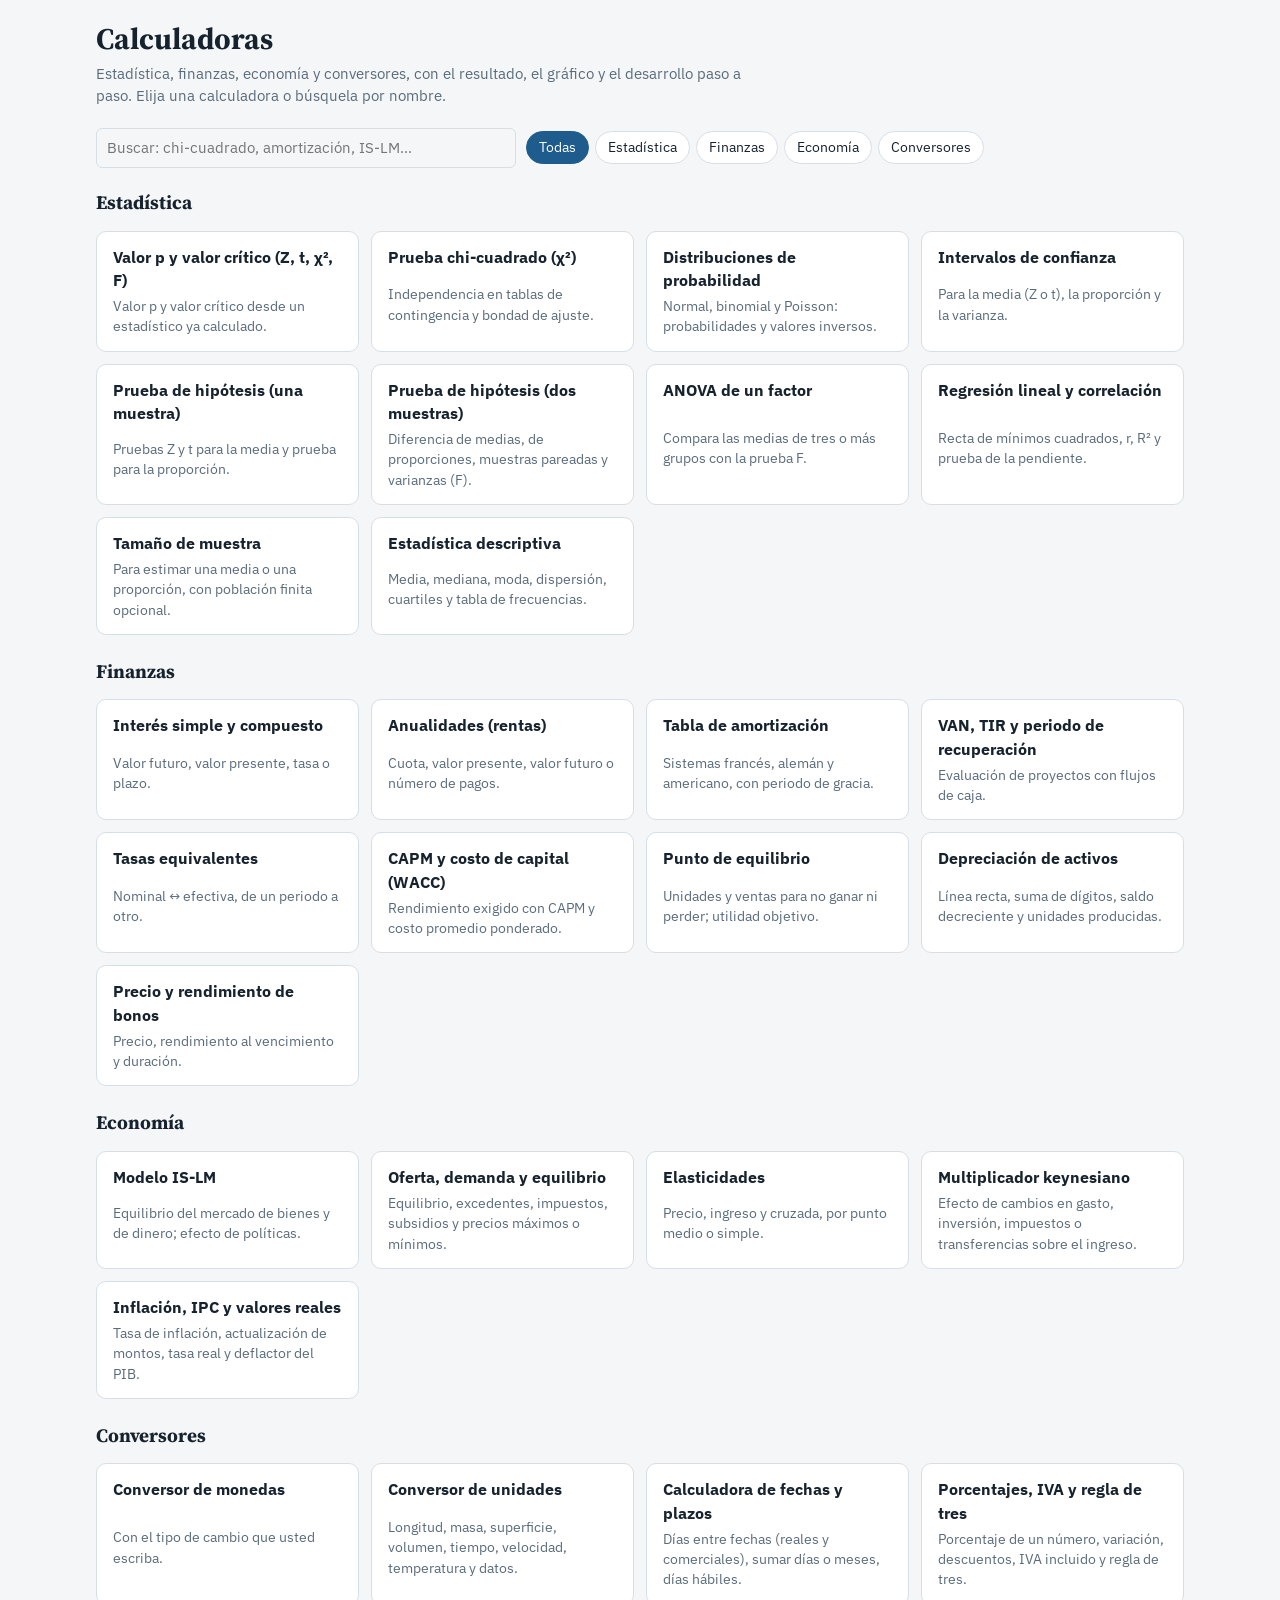
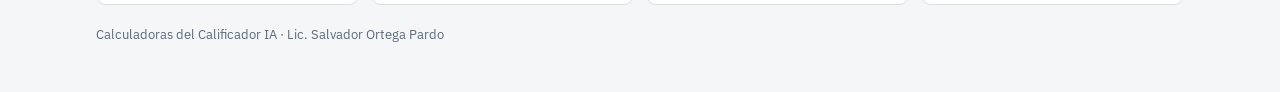
<file: calculadoras/index.html>
<!DOCTYPE html>
<html lang="es">
<head>
<meta charset="utf-8">
<meta name="viewport" content="width=device-width, initial-scale=1">
<title>Calculadoras · Calificador IA</title>
<link rel="preconnect" href="https://fonts.googleapis.com">
<link rel="preconnect" href="https://fonts.gstatic.com" crossorigin>
<link href="https://fonts.googleapis.com/css2?family=Source+Serif+4:opsz,wght@8..60,600;8..60,700&family=IBM+Plex+Sans:wght@400;500;600&family=IBM+Plex+Mono:wght@400;500&display=swap" rel="stylesheet">
<link rel="stylesheet" href="calc.css">
</head>
<body>
<noscript>Estas calculadoras necesitan JavaScript.</noscript>
<script src="motor.js"></script>
<script src="estadistica.js"></script>
<script src="finanzas.js"></script>
<script src="economia.js"></script>
<script src="conversores.js"></script>
<script>CALC.iniciar();</script>
</body>
</html>
</file>
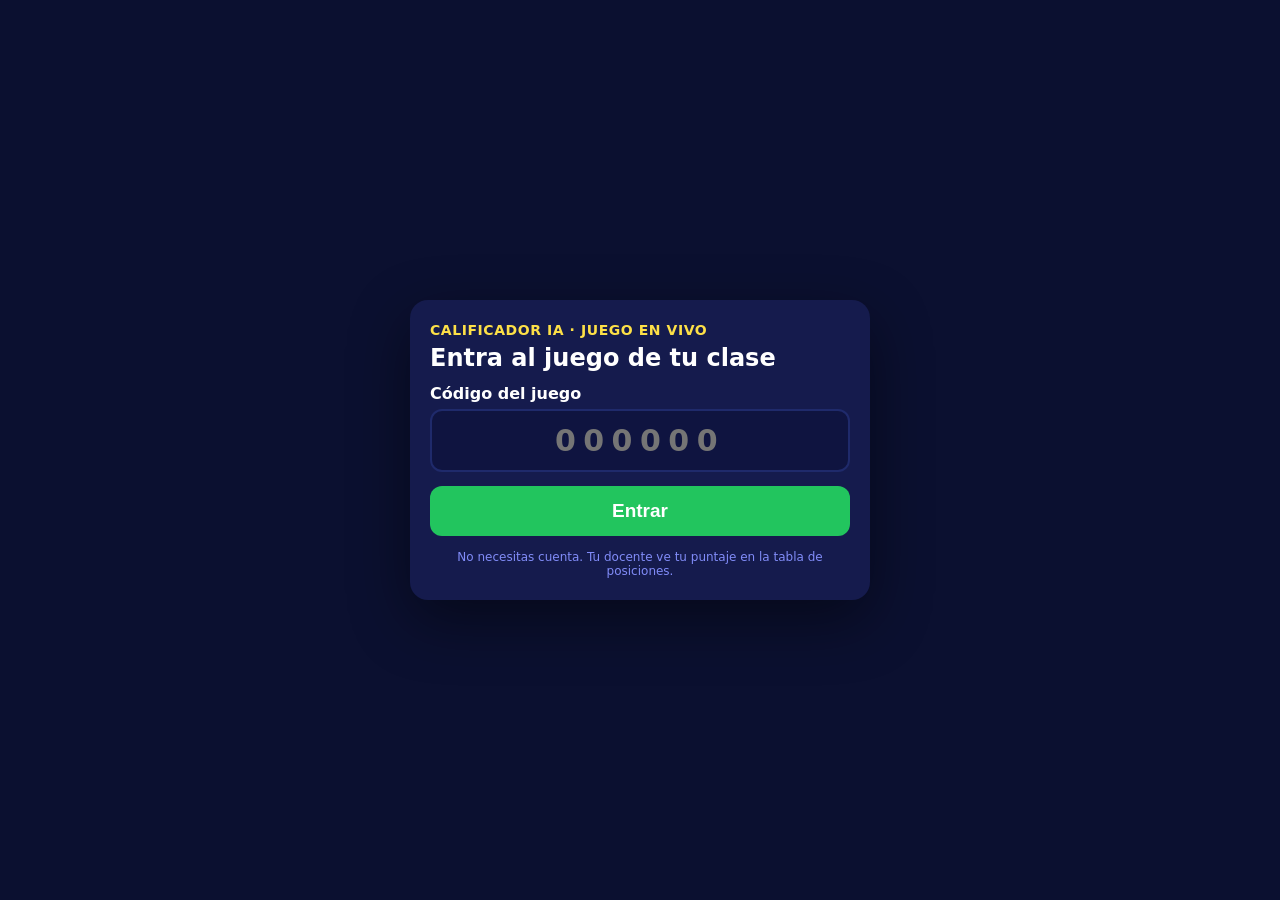
<file: jugar/index.html>
<!doctype html>
<html lang="es">
<head>
<meta charset="utf-8">
<meta name="viewport" content="width=device-width,initial-scale=1,viewport-fit=cover">
<title>Jugar en vivo · Calificador IA</title>
<meta name="robots" content="noindex">
<link rel="stylesheet" href="juegos.css">
<style>
  :root { --fondo: #0b1030; --caja: #151b4d; --borde: #1f2a6b; --texto: #ffffff; --suave: #c7d2fe; --verde: #22c55e; --rojo: #ef4444; }
  * { box-sizing: border-box; }
  html, body { margin: 0; min-height: 100%; background: var(--fondo); color: var(--texto); font-family: "Segoe UI", system-ui, -apple-system, sans-serif; }
  .portada { min-height: 100vh; display: grid; place-items: center; padding: 16px; }
  .caja { background: var(--caja); border-radius: 18px; padding: 22px 20px; width: 100%; max-width: 460px; box-shadow: 0 20px 60px rgba(0,0,0,.45); }
  .marca { color: #fde047; font-weight: 800; font-size: 14px; letter-spacing: .04em; text-transform: uppercase; }
  h1 { margin: 6px 0 12px; font-size: 24px; line-height: 1.2; }
  p { color: var(--suave); line-height: 1.45; }
  label { display: block; font-weight: 700; margin: 12px 0 6px; }
  input { width: 100%; font: inherit; font-size: 18px; padding: 12px 14px; border-radius: 12px; border: 2px solid var(--borde); background: #0f1440; color: #fff; }
  input:focus { outline: none; border-color: #6366f1; }
  #codigo { font-size: 30px; letter-spacing: .25em; text-align: center; font-weight: 800; }
  button.grande { width: 100%; margin-top: 14px; background: var(--verde); color: #fff; border: 0; border-radius: 12px; padding: 14px; font-size: 19px; font-weight: 800; cursor: pointer; }
  button.grande:disabled { opacity: .5; cursor: default; }
  .lista { max-height: 46vh; overflow: auto; margin-top: 8px; border-radius: 12px; border: 2px solid var(--borde); }
  .lista button { display: block; width: 100%; text-align: left; background: transparent; color: #fff; border: 0; border-bottom: 1px solid var(--borde); padding: 12px 14px; font-size: 16px; cursor: pointer; }
  .lista button:hover, .lista button.sel { background: #2f3fa0; }
  .lista button:disabled { color: #6b7280; cursor: default; background: transparent; }
  .lista small { color: #9ca3af; }
  .error { background: #4a1622; border-radius: 10px; padding: 10px 12px; margin-top: 12px; }
  .nota { font-size: 12px; color: #818cf8; margin-top: 14px; text-align: center; }
  /* Torre por equipos (celular) */
  .t-equipo { margin: -22px -20px 14px; padding: 12px 18px; border-radius: 18px 18px 0 0; font-weight: 900; font-size: 17px; text-shadow: 0 1px 2px rgba(0,0,0,.35); }
  .t-num { color: var(--suave); font-weight: 700; font-size: 14px; margin-bottom: 8px; }
  .t-pregunta { font-size: 20px; font-weight: 800; line-height: 1.3; margin-bottom: 14px; }
  .t-opciones { display: grid; gap: 10px; }
  .t-opciones button { display: flex; align-items: center; gap: 12px; text-align: left; border: 0; border-radius: 14px; padding: 16px 14px; color: #fff; font: inherit; font-size: 17px; font-weight: 700; cursor: pointer; min-height: 60px; }
  .t-opciones button b { flex: none; width: 34px; height: 34px; border-radius: 9px; background: rgba(0,0,0,.22); display: grid; place-items: center; font-size: 19px; }
  .t-opciones button:disabled { opacity: .45; }
  .t-opciones button.sel { opacity: 1; outline: 4px solid #fff; }
  .t-elegida { border-radius: 14px; padding: 14px; font-weight: 800; font-size: 18px; margin: 10px 0; }
  .t-veredicto { font-size: 30px; font-weight: 900; margin: 6px 0 4px; }
  .t-veredicto.bien { color: #4ade80; } .t-veredicto.mal { color: #f87171; }
  .t-expl { font-size: 14px; }
  .t-bloques { background: #0f1440; border-radius: 12px; padding: 12px; margin-top: 10px; font-size: 17px; }
  .t-texto { width: 100%; font: inherit; font-size: 20px; padding: 14px; border-radius: 12px; border: 2px solid var(--borde); background: #0f1440; color: #fff; resize: vertical; }
  .t-orden { list-style: none; padding: 0; margin: 8px 0; display: grid; gap: 8px; counter-reset: paso; }
  .t-orden li { display: flex; align-items: center; gap: 8px; background: #0f1440; border: 2px solid var(--borde); border-radius: 12px; padding: 10px 10px 10px 12px; font-weight: 700; counter-increment: paso; }
  .t-orden li::before { content: counter(paso) "."; color: #fde047; width: 20px; }
  .t-orden li span { flex: 1; }
  .t-orden li button { width: 44px; height: 40px; border: 0; border-radius: 10px; background: #3b2a9e; color: #fff; font-size: 18px; }
  .t-orden-ver { padding-left: 22px; line-height: 1.6; font-weight: 700; }
  .t-escala { text-align: center; font-size: 22px; margin: 10px 0; } .t-escala b { font-size: 46px; color: #fde047; display: block; }
  .t-escala input { width: 100%; height: 36px; accent-color: #fde047; }
  .t-escala-lim { display: flex; justify-content: space-between; font-size: 14px; color: var(--suave); }
  .t-pos { background: #0f1440; border-radius: 12px; padding: 12px; margin-top: 10px; font-size: 16px; }
  .t-apuesta { display: flex; align-items: center; gap: 8px; margin: -4px 0 12px; flex-wrap: wrap; }
  .t-apuesta span { font-weight: 800; color: #fde047; flex: 1 0 100%; }
  .t-apuesta button { flex: 1; border: 2px solid #6366f1; background: #0f1440; color: #fff; border-radius: 12px; padding: 10px; font: inherit; font-size: 20px; font-weight: 900; cursor: pointer; }
  .t-apuesta button.sel { background: #fde047; color: #1b1f5e; border-color: #fde047; }
  .t-cofre { display: flex; gap: 12px; align-items: center; background: #3a2a06; border: 2px solid #ca8a04; border-radius: 12px; padding: 12px; margin-top: 10px; animation: tLatir .6s ease-in-out 2 alternate; }
  .t-cofre span { font-size: 40px; }
  .t-mono { background: #4a2a0a; border-radius: 12px; padding: 12px; margin-top: 10px; font-weight: 800; }
  .t-espera { font-size: 46px; text-align: center; margin: 10px 0; animation: tLatir 1.2s ease-in-out infinite alternate; }
  .t-ranking div { display: grid; grid-template-columns: 110px 1fr 40px; align-items: center; gap: 8px; margin: 8px 0; font-weight: 700; }
  .t-ranking i { display: block; height: 18px; border-radius: 6px; min-width: 4px; }
  .t-ranking b { text-align: right; }
  @keyframes tLatir { from { transform: scale(.92); } to { transform: scale(1.06); } }
</style>
</head>
<body>
<div class="portada"><div class="caja" id="caja">
  <div class="marca">Calificador IA · Juego en vivo</div>
  <h1>Entra al juego de tu clase</h1>
  <label for="codigo">Código del juego</label>
  <input id="codigo" inputmode="numeric" autocomplete="off" maxlength="6" placeholder="000000">
  <button class="grande" id="buscar">Entrar</button>
  <div id="msg"></div>
  <div class="nota">No necesitas cuenta. Tu docente ve tu puntaje en la tabla de posiciones.</div>
</div></div>

<script src="comun.js"></script>
<script src="laberinto.js"></script>
<script src="plataformas.js"></script>
<script src="laboratorio.js"></script>
<script>
"use strict";
const PARAM = new URLSearchParams(location.search);
// La dirección del servidor solo se cambia en pruebas locales (?nube=http://127.0.0.1:…).
const NUBE = (/^http:\/\/(127\.0\.0\.1|localhost)(:\d+)?$/.test(PARAM.get("nube") || "") ? PARAM.get("nube")
  : "https://waznmuxboomdezeqvkil.supabase.co/functions/v1/calificador");
const $ = (s) => document.querySelector(s);
const esc = (s) => String(s ?? "").replace(/[&<>"']/g, (c) => ({ "&": "&amp;", "<": "&lt;", ">": "&gt;", '"': "&quot;", "'": "&#39;" }[c]));
const guardar = (k, v) => { try { v == null ? localStorage.removeItem(k) : localStorage.setItem(k, JSON.stringify(v)); } catch (e) {} };
const leer = (k) => { try { return JSON.parse(localStorage.getItem(k) || "null"); } catch (e) { return null; } };

async function nube(ruta, datos) {
  const r = await fetch(NUBE + ruta, datos ? { method: "POST", headers: { "Content-Type": "application/json" }, body: JSON.stringify(datos) } : {});
  let j = {}; try { j = await r.json(); } catch (e) {}
  if (!r.ok) throw new Error(j.mensaje || "No hay conexión con el servidor. Revisa tu internet.");
  return j;
}
const aviso = (t) => { const m = $("#msg"); if (m) m.innerHTML = t ? `<div class="error">${esc(t)}</div>` : ""; };

let codigo = "", sala = null;

async function buscar() {
  codigo = $("#codigo").value.replace(/\D/g, "");
  if (codigo.length !== 6) return aviso("El código tiene 6 números.");
  $("#buscar").disabled = true; aviso("");
  try { sala = await nube(`/vivo/sala?codigo=${codigo}`); elegir(); }
  catch (e) { aviso(e.message); }
  $("#buscar") && ($("#buscar").disabled = false);
}

const DIRIGIDOS = ["equipos", "clasico", "ritmo", "carrera", "apuesta", "cofres", "mapa", "mural"];   // el servidor corrige
const EN_EQUIPOS = ["equipos", "mapa"];
// cómo se presenta cada juego al entrar: marca y explicación (n = número de preguntas)
const MODOS = {
  clasico: ["⚡ Quiz en vivo", (n) => `${n} preguntas. Mira cada pregunta en la pantalla del aula y responde en tu celular: más puntos si respondes rápido, y más aún si encadenas aciertos.`],
  equipos: ["🏗️ Torre por equipos", (n) => `${n} preguntas. Te toca un equipo: cada respuesta correcta suma bloques a la torre de tu equipo. ¡Cuidado con el mono!`],
  ritmo: ["🏃 A tu ritmo", (n) => `${n} preguntas. Respondes en tu celular y avanzas a tu ritmo: después de cada respuesta ves si acertaste. ¡Llega a la meta con la mayor cantidad de puntos!`],
  carrera: ["🏁 Gran carrera", (n) => `${n} preguntas. Cada respuesta correcta hace avanzar tu auto en la pista de la pantalla del aula. ¡Llega primero a la meta!`],
  apuesta: ["🎲 Apuesta segura", (n) => `${n} preguntas. Antes de responder eliges cuánto apostar: ×1, ×2 o ×3. Si aciertas, multiplicas tus puntos; si fallas, pierdes 300 por ficha. Apuesta fuerte solo si estás seguro.`],
  cofres: ["🎁 Cofres del saber", (n) => `${n} preguntas. Cada vez que aciertas abres un cofre sorpresa: oro, tesoro, puntos dobles… ¡o un robo al que va delante!`],
  mapa: ["🗺️ Conquista del mapa", (n) => `${n} preguntas. Te toca un equipo: cada acierto conquista casillas del mapa para tu equipo, y cuando no quedan libres se las quitan al vecino.`],
  mural: ["🖼️ Mural de la clase", (n) => `${n} preguntas. Toda la clase juega junta: cada acierto descubre piezas de una imagen secreta en la pantalla del aula.`],
};
function elegir() {
  if (sala.modo === "lab") return elegirLab();          // laboratorio en vivo (laboratorio.js)
  const previo = leer(`vivo.${codigo}`);
  const caja = $("#caja");
  const conLista = sala.alumnos.length > 0;
  const md = MODOS[sala.modo];
  caja.innerHTML = `<div class="marca">${md ? md[0] : sala.juego === "laberinto" ? "🧭 Laberinto del saber" : "🍄 Aventura pixel"}</div>
    <h1>${esc(sala.titulo)}</h1>
    <p>${md ? md[1](sala.n_preguntas)
      : `${sala.paquete.preguntas.length} preguntas · ${sala.vidas} vidas. Cada error, cada pregunta sin responder a tiempo y cada enemigo te quita una vida.`}</p>
    ${previo ? `<p>Ya entraste como <b>${esc(previo.nombre)}</b>.</p><button class="grande" id="seguir">▶ Jugar como ${esc(previo.nombre)}</button>
      <p class="nota">¿No eres tú? <a href="#" id="otro" style="color:#a5b4fc">Elegir otro nombre</a></p>` : conLista ? `
      <label for="filtro">Busca tu nombre</label><input id="filtro" placeholder="Escribe tu apellido o nombre" autocomplete="off">
      <div class="lista" id="lista"></div>
      <button class="grande" id="unirme" disabled>Soy yo, ¡a jugar!</button>` : `
      <label for="apodo">Tu nombre</label><input id="apodo" maxlength="30" placeholder="Nombre y apellido">
      <button class="grande" id="unirme">¡A jugar!</button>`}
    <div id="msg"></div>`;
  if (previo && previo.terminado && !DIRIGIDOS.includes(sala.modo)) {
    // ya jugó su partida (laberinto, aventura): no se puede volver a empezar con las vidas llenas
    const r = previo.resultado || {};
    caja.innerHTML = `<div class="marca">${sala.juego === "laberinto" ? "🧭 Laberinto del saber" : "🍄 Aventura pixel"}</div>
      <h1>${esc(sala.titulo)}</h1><p>Ya jugaste tu partida, <b>${esc(previo.nombre)}</b>.</p>
      <div class="caja" style="background:#0f1440;box-shadow:none;margin-top:10px;text-align:center">
        <div style="font-size:40px;font-weight:900">${Number(r.aciertos) || 0} / ${Number(r.total) || sala.paquete.preguntas.length}</div>
        <div style="color:var(--suave)">respuestas correctas · ${Number(r.puntos) || 0} puntos</div></div>
      <p class="nota">Tu resultado ya está en la tabla de posiciones de tu docente.</p>`;
    return;
  }
  if (previo) {
    $("#seguir").onclick = () => (DIRIGIDOS.includes(sala.modo) ? empezarEquipos : empezar)(previo);
    $("#otro").onclick = (e) => { e.preventDefault(); guardar(`vivo.${codigo}`, null); elegir(); };
    return;
  }
  let elegido = "";
  const pintar = () => {
    const f = ($("#filtro").value || "").toLowerCase().normalize("NFD").replace(/[̀-ͯ]/g, "");
    $("#lista").innerHTML = sala.alumnos.filter((a) => a.nombre.toLowerCase().normalize("NFD").replace(/[̀-ͯ]/g, "").includes(f))
      .map((a) => `<button data-id="${esc(a.id)}" class="${a.id === elegido ? "sel" : ""}" ${a.ocupado ? "disabled" : ""}>${esc(a.nombre)}${a.ocupado ? " <small>(ya entró)</small>" : ""}</button>`).join("")
      || `<p style="padding:10px 14px;margin:0">No encuentro ese nombre. Pregunta a tu docente.</p>`;
  };
  if (conLista) {
    pintar();
    $("#filtro").oninput = pintar;
    $("#lista").onclick = (e) => { const b = e.target.closest("button[data-id]"); if (!b) return; elegido = b.dataset.id; pintar(); $("#unirme").disabled = false; };
  }
  $("#unirme").onclick = async () => {
    $("#unirme").disabled = true; aviso("");
    try {
      const r = await nube("/vivo/unirse", conLista ? { codigo, alumno: elegido } : { codigo, apodo: $("#apodo").value });
      const yo = { token: r.token, nombre: r.nombre };
      guardar(`vivo.${codigo}`, yo); (DIRIGIDOS.includes(sala.modo) ? empezarEquipos : empezar)(yo);
    } catch (e) { aviso(e.message); $("#unirme").disabled = false; if (conLista) { try { sala = await nube(`/vivo/sala?codigo=${codigo}`); pintar(); } catch (x) {} } }
  };
}

function empezar(yo) {
  let cerrada = false, ultimo = null;
  const enviar = async (r, terminado) => {
    ultimo = { token: yo.token, puntos: r.puntos, aciertos: r.aciertos, respondidas: r.respondidas, terminado };
    for (let i = 0; i < 3 && !cerrada; i++) {
      try { await nube("/vivo/progreso", ultimo); return; }
      catch (e) { if (/cerr/i.test(e.message)) { cerrada = true; return; } await new Promise((ok) => setTimeout(ok, 1500 * (i + 1))); }
    }
  };
  document.querySelector(".portada").style.display = "none";
  jugar(sala.paquete, sala.juego, {
    vidas: sala.vidas, repetir: false, sinSalir: true,
    mensajeFinal: `¡Bien, ${esc((yo.nombre.includes(",") ? yo.nombre.split(",")[1] : yo.nombre).trim().split(" ")[0])}! Tu resultado ya está en la tabla de posiciones de tu docente.`,
    alProgreso: (r) => enviar(r, false),
    alTerminar: (r) => {
      // se recuerda en este aparato: al volver a entrar ve su resultado, no una partida nueva
      guardar(`vivo.${codigo}`, { ...yo, terminado: true, resultado: { aciertos: r.aciertos, total: r.total, puntos: r.puntos } });
      enviar(r, true);
    },
  });
}

/* ------------------------------------------------------------ Torre por equipos (el docente lleva el ritmo) */
const COLORES = ["#e5484d", "#3b82f6", "#f5b400", "#22a55b"], LETRAS = ["A", "B", "C", "D"];
function empezarEquipos(yo) {
  const caja = $("#caja");
  document.body.classList.add("modo-torre");
  let estado = null, temporizador = null, cuenta = null, enviando = false, ultimaClave = "", apuesta = 1, ultimaApuesta = -1;
  const primerNombre = (n) => esc(n.includes(",") ? n.split(",")[1].trim().split(" ")[0] : n.split(" ")[0]);
  const pinta = (html) => { caja.innerHTML = html; };
  const pila = esc(yo.nombre.includes(",") ? yo.nombre.split(",")[1].trim().split(" ")[0] : yo.nombre.split(" ")[0]);
  const cabecera = (e) => {
    if (!EN_EQUIPOS.includes(e.modo)) return `<div class="t-equipo" style="background:#3b2a9e"><span>${pila}</span><span style="float:right">${e.yo.puntos} pts</span></div>`;
    const eq = e.equipos[e.equipo] || { nombre: "", color: "#6366f1" };
    return `<div class="t-equipo" style="background:${eq.color}">${eq.icono || ""} Equipo ${esc(eq.nombre)} · ${pila}</div>`;
  };
  const programar = (ms) => { clearTimeout(temporizador); temporizador = setTimeout(consultar, ms); };
  async function consultar() {
    try {
      const e = await nube(`/vivo/estado?token=${encodeURIComponent(yo.token)}`);
      estado = e; mostrar(e);
    } catch (err) {
      if (/cerr/i.test(err.message)) return pinta(`<div class="marca">Juego en vivo</div><h1>El juego terminó</h1><p>${esc(err.message)}</p>`);
      if (/vuelve a entrar/i.test(err.message)) { guardar(`vivo.${codigo}`, null); return pinta(`<h1>Tu sesión se cerró</h1><p>${esc(err.message)}</p><button class="grande" onclick="location.reload()">Volver a entrar</button>`); }
      aviso(err.message); programar(3000);
    }
  }
  /* «A tu ritmo»: el servidor corrige al instante y devuelve el resultado de esa pregunta. */
  async function responderRitmo(datos, indice) {
    try { const r = await nube("/vivo/responder", { token: yo.token, indice, ...datos }); clearInterval(cuenta); enviando = false; mostrarRitmo(r.resultado); }
    catch (err) { enviando = false; if (/ya se respondi|abre la pregunta|cerr/i.test(err.message)) { ultimaClave = ""; return consultar(); } throw err; }
  }
  function correctaHtml(r, tipo) {
    if (tipo === "opcion" || tipo === "vf") return `<p>Respuesta correcta: <b>${LETRAS[r.correcta]}) ${esc(r.opciones[r.correcta])}</b></p>`;
    if (tipo === "escribir") return `<p>Respuesta correcta: <b>${(r.respuestas || []).map(esc).join(" / ")}</b></p>`;
    if (tipo === "ordenar") return `<p>Orden correcto:</p><ol class="t-orden-ver">${(r.elementos || []).map((x) => `<li>${esc(x)}</li>`).join("")}</ol>`;
    if (tipo === "escala") return `<p>Respuesta correcta: <b>${r.escala.correcta} ${esc(r.escala.unidad || "")}</b>${r.escala.tolerancia ? ` (se aceptaba ±${r.escala.tolerancia})` : ""}${r.mi_respuesta && r.mi_respuesta.valor != null ? ` · la tuya: ${r.mi_respuesta.valor}` : ""}</p>`;
    return "";
  }
  function mostrarRitmo(r) {
    ultimaClave = "";
    const e = { ...estado, yo: { ...estado.yo, puntos: r.puntos, racha: r.racha } };
    const veredicto = !r.califica ? `<div class="t-veredicto bien">${r.saltada || r.tarde ? "⏰ Se acabó el tiempo" : "¡Respuesta registrada! 🙌"}</div>`
      : `<div class="t-veredicto ${r.acerte ? "bien" : "mal"}">${r.acerte ? "¡Correcto! 🎉" : r.tarde || r.saltada ? "⏰ Se acabó el tiempo" : "Incorrecto"}</div>`;
    pinta(`${cabecera(e)}<div class="t-num">Pregunta ${r.indice + 1} de ${estado.total}</div>${veredicto}
      ${r.califica && !r.acerte ? correctaHtml(r, r.tipo || "opcion") : ""}
      ${r.explicacion ? `<p class="t-expl">${esc(r.explicacion)}</p>` : ""}
      ${r.califica ? `<div class="t-bloques">${r.acerte ? `<b>+${r.puntos_ganados}</b> puntos${r.racha >= 2 ? ` · 🔥 racha de ${r.racha}` : ""}` : "Esta vez sin puntos"}</div>` : ""}
      <button class="grande" id="tSiguiente">${r.ultima ? "🏁 Ver mi resultado" : "Siguiente ▶"}</button>`);
    $("#tSiguiente").onclick = () => { $("#tSiguiente").disabled = true; consultar(); };
  }
  /* Puntos de la pregunta (modos individuales); en «Apuesta segura», con la apuesta. */
  function puntosHtml(e, r) {
    const ap = r.mi_respuesta && r.mi_respuesta.apuesta, racha = e.yo.racha >= 2 ? ` · 🔥 racha de ${e.yo.racha}` : "";
    if (r.acerte) return `<div class="t-bloques"><b>+${r.puntos_ganados}</b> puntos${ap ? ` (apostaste ×${ap})` : ""}${racha}</div>`;
    if (r.puntos_ganados < 0) return `<div class="t-bloques">Perdiste <b>${-r.puntos_ganados}</b> puntos (apostaste ×${ap})</div>`;
    return `<div class="t-bloques">Esta vez sin puntos</div>`;
  }
  /* Cofres del saber: el cofre que le tocó y si alguien le robó. */
  const COFRE = { oro: ["💰", "¡Cofre de oro!"], tesoro: ["💎", "¡Encontraste un tesoro!"], doble: ["✨", "¡Puntos dobles!"], robo: ["🦝", "¡Robo!"], vacio: ["🕸️", "Cofre vacío…"] };
  function cofreHtml(r) {
    let h = "";
    const c = r.mi_cofre;
    if (c) h += `<div class="t-cofre"><span>${COFRE[c.tipo][0]}</span><div><b>${COFRE[c.tipo][1]}</b><br>${c.tipo === "vacio" ? "Esta vez no trajo nada." : c.tipo === "robo" ? `Le quitaste <b>${c.puntos}</b> puntos a ${primerNombre(c.victima_nombre)}.` : `<b>+${c.puntos}</b> puntos extra.`}</div></div>`;
    (r.me_robaron || []).forEach((x) => { h += `<div class="t-mono">🦝 ${primerNombre(x.nombre)} te robó ${x.puntos} puntos.</div>`; });
    return h;
  }
  function mostrar(e) {
    const ritmo = e.modo === "ritmo";
    const eqv = (e.equipos || [])[e.equipo];
    const clave = ritmo ? `${e.fase}:${e.indice}:${e.terminado}:${e.yo.posicion}:${e.yo.puntos}:${e.jugadores}`
      : `${e.fase}:${e.indice}:${e.pregunta && e.pregunta.respondida}:${e.equipo}:${eqv ? eqv.nombre : ""}`;
    if (clave === ultimaClave && e.fase !== "pregunta") return programar(2000);
    ultimaClave = clave; clearInterval(cuenta);
    if (e.fase === "lobby") {
      pinta(`${cabecera(e)}<h1>¡Estás dentro!</h1><p>${e.modo === "ritmo" ? "Busca tu nombre en la pantalla del aula. Cuando tu docente empiece, las preguntas aparecerán aquí." : !EN_EQUIPOS.includes(e.modo) ? "Busca tu nombre en la pantalla del aula." : `Estás en el equipo <b>${e.equipos[e.equipo].icono || ""} ${esc(e.equipos[e.equipo].nombre)}</b>. Mira la pantalla del aula.`} El juego empieza cuando tu docente lo indique.</p><div class="t-espera">⏳</div>`);
      return programar(2000);
    }
    if (ritmo && e.fase === "jugando" && e.terminado) {
      const p = e.yo.posicion;
      pinta(`${cabecera(e)}<h1>🏁 ¡Llegaste a la meta!</h1><p>Respuestas correctas: <b>${e.yo.aciertos}</b> · <b>${e.yo.puntos}</b> puntos</p>
        <div class="t-pos">Vas <b>${p}.º</b> de ${e.jugadores}${p > 1 ? ` · a ${e.yo.distancia} pts de ${esc(e.yo.detras_de.includes(",") ? e.yo.detras_de.split(",")[1].trim().split(" ")[0] : e.yo.detras_de.split(" ")[0])}` : " · ¡vas primero!"}</div>
        <p>Espera a que tu docente muestre el podio.</p><div class="t-espera">🏆</div>`);
      return programar(3000);
    }
    if (e.fase === "pregunta" || (ritmo && e.fase === "jugando" && e.pregunta)) {
      const q = e.pregunta, tipo = q.tipo || "opcion", sinLimite = q.restante_ms == null;
      if (q.espera_ms > 0 && !q.respondida) {          // la pregunta se lee primero en la pantalla del aula
        pinta(`${cabecera(e)}<div class="t-num">Pregunta ${e.indice + 1} de ${e.total}</div><h1>¡Prepárate!</h1><p>Lee la pregunta en la pantalla del aula.</p><div class="t-espera">👀</div>`);
        ultimaClave = ""; return programar(q.espera_ms + 150);
      }
      if (ritmo && !sinLimite && q.restante_ms <= 0) {   // se le acabó el tiempo (por ejemplo, recargó la página)
        responderRitmo({ saltar: true }, e.indice).catch((err) => { aviso(err.message); programar(3000); });
        return;
      }
      if (q.respondida || (!sinLimite && q.restante_ms <= 0)) {
        const m = q.mi_respuesta || {};
        const enviada = m.opcion != null ? `<div class="t-elegida" style="background:${COLORES[m.opcion]}">${LETRAS[m.opcion]}) ${esc(q.opciones[m.opcion])}</div>`
          : m.texto != null ? `<div class="t-elegida" style="background:#3b2a9e">«${esc(m.texto)}»</div>`
          : m.orden ? `<ol class="t-orden-ver">${m.orden.map((id) => `<li>${esc((q.elementos.find((x) => x.id === id) || {}).texto || "")}</li>`).join("")}</ol>`
          : m.valor != null ? `<div class="t-elegida" style="background:#3b2a9e">${m.valor} ${esc(q.escala.unidad || "")}</div>` : "";
        pinta(`${cabecera(e)}<div class="t-num">Pregunta ${e.indice + 1} de ${e.total}</div>
          ${q.respondida ? `<h1>¡Respuesta enviada!</h1>${enviada}${m.apuesta ? `<p>Apostaste <b>×${m.apuesta}</b>. 🤞</p>` : ""}<p>Mira la pantalla: en un momento se revela.</p>` : `<h1>⏰ Se acabó el tiempo</h1><p>Espera la siguiente pregunta.</p>`}`);
        return programar(2000);
      }
      const fin = Date.now() + (q.restante_ms || 0);
      let entrada = "";
      if (q.opciones) {
        entrada = `<div class="t-opciones">${q.opciones.map((o, k) => `<button data-k="${k}" style="background:${COLORES[k]}"><b>${LETRAS[k]}</b><span>${esc(o)}</span></button>`).join("")}</div>`;
      } else if (tipo === "escribir" || tipo === "nube") {
        entrada = `<input id="tTexto" class="t-texto" maxlength="40" autocomplete="off" autocapitalize="off" placeholder="${tipo === "nube" ? "Una o dos palabras" : "Escribe tu respuesta"}">
          <button class="grande" id="tEnviar">Enviar</button>`;
      } else if (tipo === "abierta") {
        entrada = `<textarea id="tTexto" class="t-texto" rows="3" maxlength="250" placeholder="Escribe tu respuesta"></textarea><button class="grande" id="tEnviar">Enviar</button>`;
      } else if (tipo === "ordenar") {
        entrada = `<p class="t-expl">Ordena de arriba (primero) hacia abajo (último) con las flechas.</p>
          <ol class="t-orden" id="tOrden">${q.elementos.map((x) => `<li data-id="${x.id}"><span>${esc(x.texto)}</span>
            <button data-mover="-1" aria-label="Subir">▲</button><button data-mover="1" aria-label="Bajar">▼</button></li>`).join("")}</ol>
          <button class="grande" id="tEnviar">Enviar orden</button>`;
      } else if (tipo === "escala") {
        const es = q.escala, paso = (es.max - es.min) <= 20 ? 0.5 : (es.max - es.min) <= 200 ? 1 : Math.round((es.max - es.min) / 200);
        entrada = `<div class="t-escala"><b id="tValor">${(es.min + es.max) / 2}</b> ${esc(es.unidad || "")}
            <input type="range" id="tRango" min="${es.min}" max="${es.max}" step="${paso}" value="${(es.min + es.max) / 2}">
            <div class="t-escala-lim"><span>${es.min}</span><span>${es.max}</span></div></div>
          <button class="grande" id="tEnviar">Enviar</button>`;
      }
      const conApuesta = e.modo === "apuesta" && ["opcion", "vf", "escribir", "ordenar", "escala"].includes(tipo);
      if (conApuesta && ultimaApuesta !== e.indice) { apuesta = 1; ultimaApuesta = e.indice; }
      pinta(`${cabecera(e)}<div class="t-num">Pregunta ${e.indice + 1} de ${e.total} · <span id="tRest"></span></div>
        <div class="t-pregunta">${esc(q.texto)}</div>
        ${conApuesta ? `<div class="t-apuesta" id="tApuesta"><span>¿Cuánto apuestas?</span>${[1, 2, 3].map((a) => `<button data-ap="${a}" class="${a === apuesta ? "sel" : ""}">×${a}</button>`).join("")}</div>` : ""}
        ${entrada}<div id="msg"></div>`);
      const cajaAp = $("#tApuesta");
      if (cajaAp) cajaAp.onclick = (ev) => { const b = ev.target.closest("button[data-ap]"); if (!b || b.disabled) return; apuesta = +b.dataset.ap;
        cajaAp.querySelectorAll("button").forEach((x) => x.classList.toggle("sel", x === b)); };
      const pintarRestante = () => { const r = Math.max(0, Math.ceil((fin - Date.now()) / 1000)); const el = $("#tRest"); if (el) el.textContent = `${r} s`;
        if (r <= 0) { clearInterval(cuenta); if (ritmo) responderRitmo({ saltar: true }, e.indice).catch(() => consultar()); else consultar(); } };
      if (sinLimite) $("#tRest").textContent = "sin límite de tiempo"; else { pintarRestante(); cuenta = setInterval(pintarRestante, 250); }
      const enviar = async (datos, boton) => {
        if (enviando) return;
        enviando = true; caja.querySelectorAll("button, input, textarea").forEach((x) => (x.disabled = true)); if (boton) boton.classList.add("sel");
        try {
          if (ritmo) return await responderRitmo(datos, e.indice);
          await nube("/vivo/responder", { token: yo.token, ...datos, ...(conApuesta ? { apuesta } : {}) }); clearInterval(cuenta); enviando = false; consultar();
        }
        catch (err) {
          enviando = false;
          if (/cerr/i.test(err.message)) { clearInterval(cuenta); return consultar(); }   // el docente cerró el juego: se muestra el aviso
          aviso(err.message); caja.querySelectorAll("button, input, textarea").forEach((x) => (x.disabled = false));
        }
      };
      if (q.opciones) caja.querySelector(".t-opciones").onclick = (ev) => { const b = ev.target.closest("button[data-k]"); if (b) enviar({ opcion: +b.dataset.k }, b); };
      const rango = $("#tRango"); if (rango) rango.oninput = () => ($("#tValor").textContent = rango.value);
      const orden = $("#tOrden");
      if (orden) orden.onclick = (ev) => {
        const b = ev.target.closest("button[data-mover]"); if (!b) return;
        const li = b.closest("li"), d = +b.dataset.mover;
        if (d < 0 && li.previousElementSibling) li.parentNode.insertBefore(li, li.previousElementSibling);
        if (d > 0 && li.nextElementSibling) li.parentNode.insertBefore(li.nextElementSibling, li);
      };
      const boton = $("#tEnviar");
      if (boton) boton.onclick = () => {
        if (orden) return enviar({ orden: [...orden.children].map((li) => +li.dataset.id) }, boton);
        if (rango) return enviar({ valor: +rango.value }, boton);
        const t = ($("#tTexto").value || "").trim(); if (!t) return aviso("Escribe tu respuesta.");
        enviar({ texto: t }, boton);
      };
      const campo = $("#tTexto"); if (campo) { campo.focus(); if (tipo !== "abierta") campo.onkeydown = (ev) => ev.key === "Enter" && boton.click(); }
      return;   // mientras responde no se consulta al servidor
    }
    if (e.fase === "resultado") {
      const r = e.resultado, tipo = r.tipo || "opcion", mio = r.por_equipo[e.equipo] || { ganados: 0 }, mono = r.mono;
      const monoTxt = mono && mono.equipo === e.equipo ? (mono.espantado ? "🐒 ¡El mono vino por tu torre y lo espantaron!" : `🐒 ¡El mono tumbó ${mono.quitados} bloques de tu torre!`) : "";
      let veredicto, correcta = "";
      if (!r.califica) veredicto = `<div class="t-veredicto bien">${r.respondi ? "¡Gracias por participar! 🙌" : "No respondiste"}</div><p>Mira las respuestas de todos en la pantalla del aula.</p>`;
      else {
        veredicto = `<div class="t-veredicto ${r.acerte ? "bien" : "mal"}">${r.acerte ? "¡Correcto! 🎉" : !r.respondi ? "No respondiste" : "Incorrecto"}</div>`;
        correcta = correctaHtml(r, tipo);
      }
      pinta(`${cabecera(e)}<div class="t-num">Pregunta ${e.indice + 1} de ${e.total}</div>${veredicto}${correcta}
        ${r.explicacion ? `<p class="t-expl">${esc(r.explicacion)}</p>` : ""}
        ${!r.califica ? "" : !EN_EQUIPOS.includes(e.modo) ? puntosHtml(e, r)
          : `<div class="t-bloques">Tu equipo ganó <b>+${mio.ganados}</b> ${e.modo === "mapa" ? "casillas" : "bloques"}${mio.bonus ? " (¡el más rápido!)" : ""}${mio.perdidas ? ` y perdió <b>${mio.perdidas}</b> ⚔` : ""}</div>`}
        ${cofreHtml(r)}${r.mural ? `<div class="t-bloques">🧩 La clase descubrió <b>+${r.mural.ganadas}</b> piezas del mural (${r.mural.descubiertas} de ${r.mural.total})</div>` : ""}
        ${!EN_EQUIPOS.includes(e.modo) && e.modo !== "mural" ? `<div class="t-pos">Vas <b>${e.yo.posicion}.º</b> de ${e.jugadores}${e.yo.posicion > 1 ? ` · a ${e.yo.distancia} pts de ${primerNombre(e.yo.detras_de)}` : " · ¡vas primero!"}</div>` : ""}
        ${monoTxt ? `<div class="t-mono">${monoTxt}</div>` : ""}`);
      return programar(2000);
    }
    if (e.fase === "final" && e.modo === "mural") {
      const m = (e.equipos || [])[0] || { bloques: 0 };
      pinta(`${cabecera(e)}<h1>${m.bloques >= 30 ? "🖼️ ¡Completaron el mural!" : `🖼️ La clase descubrió ${m.bloques} de 30 piezas`}</h1>
        <p>Mira la imagen en la pantalla del aula.</p><p>Tus respuestas correctas: <b>${e.yo.aciertos} de ${e.yo.con_nota || e.total}</b> · <b>${e.yo.puntos}</b> puntos.</p>
        <p class="nota">¡Gracias por jugar! Ya puedes cerrar esta página.</p>`);
      return;
    }
    if (e.fase === "final" && !EN_EQUIPOS.includes(e.modo)) {
      const p = e.yo.posicion;
      pinta(`${cabecera(e)}<h1>${p === 1 ? "🏆 ¡Ganaste!" : p <= 3 ? `🥇🥈🥉 ¡Podio! Puesto ${p}` : `Quedaste en el puesto ${p}`}</h1>
        <p>de ${e.jugadores} jugadores · <b>${e.yo.puntos}</b> puntos</p><p>Respuestas correctas: <b>${e.yo.aciertos} de ${e.yo.con_nota || e.total}</b>.</p>
        <p class="nota">¡Gracias por jugar! Ya puedes cerrar esta página.</p>`);
      return;
    }
    if (e.fase === "final") {
      const orden = e.equipos.map((x, i) => ({ ...x, i })).sort((a, b) => b.bloques - a.bloques);
      const max = Math.max(1, ...orden.map((x) => x.bloques));
      const pos = orden.findIndex((x) => x.i === e.equipo) + 1;
      pinta(`${cabecera(e)}<h1>${pos === 1 ? "🏆 ¡Tu equipo ganó!" : `Tu equipo quedó en el puesto ${pos}`}</h1>
        <div class="t-ranking">${orden.map((x, n) => `<div><span>${n + 1}. ${x.icono || ""} ${esc(x.nombre)}</span><i style="width:${Math.round(100 * x.bloques / max)}%;background:${x.color}"></i><b>${x.bloques}</b></div>`).join("")}</div>
        <p>${e.modo === "mapa" ? "Casillas conquistadas por cada equipo." : "Bloques de la torre de cada equipo."}</p>
        <p>Tus respuestas correctas: <b>${e.yo.aciertos} de ${e.yo.con_nota || e.total}</b>.</p><p class="nota">¡Gracias por jugar! Ya puedes cerrar esta página.</p>`);
      return;
    }
  }
  consultar();
}

$("#codigo").value = (PARAM.get("c") || "").replace(/\D/g, "").slice(0, 6);
$("#buscar").onclick = buscar;
$("#codigo").onkeydown = (e) => e.key === "Enter" && buscar();
if ($("#codigo").value.length === 6) buscar();
</script>
</body>
</html>
</file>
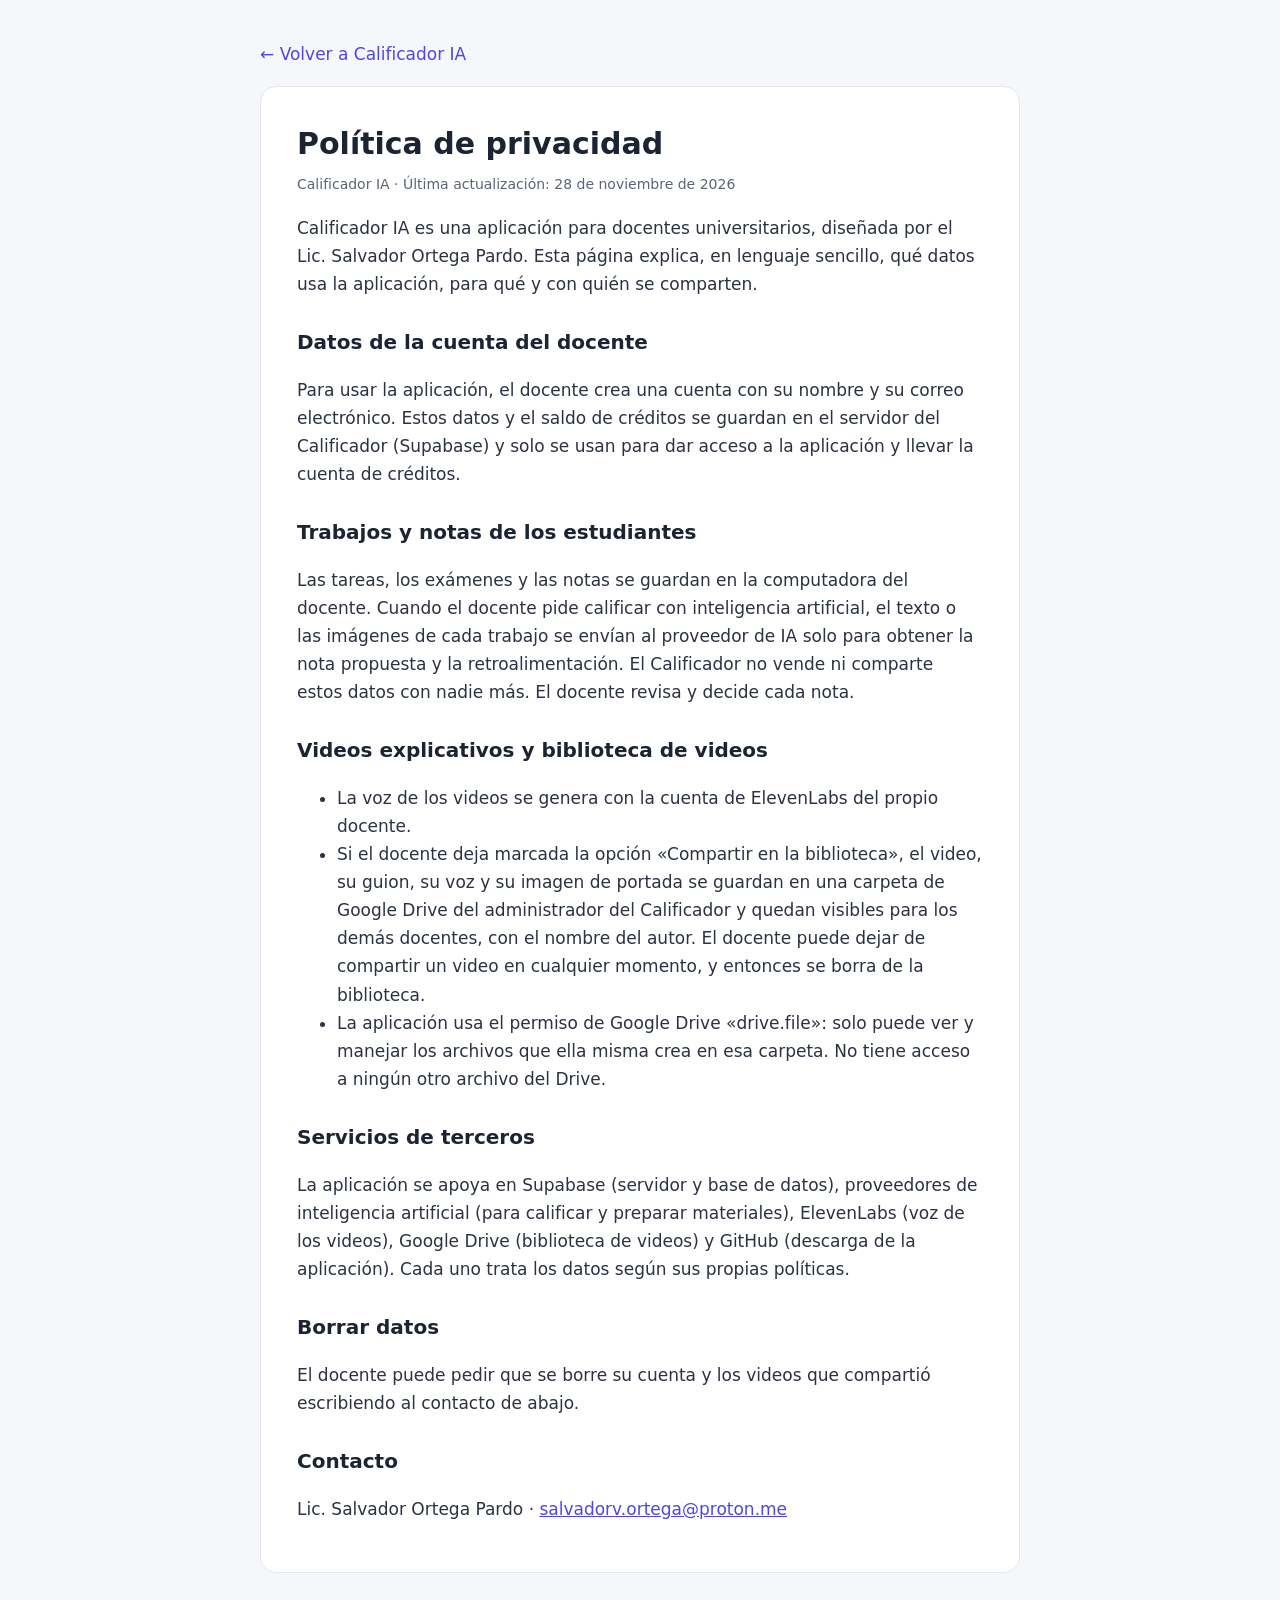
<file: privacidad.html>
<!doctype html>
<html lang="es">
<head>
<meta charset="utf-8">
<meta name="viewport" content="width=device-width, initial-scale=1">
<title>Política de privacidad · Calificador IA</title>
<meta name="description" content="Cómo trata Calificador IA los datos de los docentes y de sus estudiantes.">
<link rel="icon" href="img/icono.png">
<style>
  :root { --tinta: #1c2333; --suave: #5b6475; --primario: #4f46e5; --fondo: #f6f7fb; --borde: #e3e6ee; }
  body { margin: 0; font-family: "Segoe UI", system-ui, -apple-system, Roboto, Arial, sans-serif; color: var(--tinta); background: var(--fondo);
         line-height: 1.65; font-size: 17px; }
  main { max-width: 760px; margin: 0 auto; padding: 40px 20px 60px; }
  .caja { background: #fff; border: 1px solid var(--borde); border-radius: 16px; padding: 32px 36px; }
  h1 { font-size: 30px; margin: 0 0 4px; }
  h2 { font-size: 20px; margin: 28px 0 6px; }
  p, li { color: #2b3242; }
  .fecha { color: var(--suave); font-size: 14px; margin: 0 0 18px; }
  a { color: var(--primario); }
  .volver { display: inline-block; margin-bottom: 18px; text-decoration: none; }
  @media (max-width: 560px) { .caja { padding: 22px 18px; } }
</style>
</head>
<body>
<main>
  <a class="volver" href="./">← Volver a Calificador IA</a>
  <div class="caja">
    <h1>Política de privacidad</h1>
    <p class="fecha">Calificador IA · Última actualización: 28 de noviembre de 2026</p>

    <p>Calificador IA es una aplicación para docentes universitarios, diseñada por el Lic. Salvador Ortega Pardo. Esta página
      explica, en lenguaje sencillo, qué datos usa la aplicación, para qué y con quién se comparten.</p>

    <h2>Datos de la cuenta del docente</h2>
    <p>Para usar la aplicación, el docente crea una cuenta con su nombre y su correo electrónico. Estos datos y el saldo de créditos
      se guardan en el servidor del Calificador (Supabase) y solo se usan para dar acceso a la aplicación y llevar la cuenta de créditos.</p>

    <h2>Trabajos y notas de los estudiantes</h2>
    <p>Las tareas, los exámenes y las notas se guardan en la computadora del docente. Cuando el docente pide calificar con
      inteligencia artificial, el texto o las imágenes de cada trabajo se envían al proveedor de IA solo para obtener la nota propuesta y la
      retroalimentación. El Calificador no vende ni comparte estos datos con nadie más. El docente revisa y decide cada nota.</p>

    <h2>Videos explicativos y biblioteca de videos</h2>
    <ul>
      <li>La voz de los videos se genera con la cuenta de ElevenLabs del propio docente.</li>
      <li>Si el docente deja marcada la opción «Compartir en la biblioteca», el video, su guion, su voz y su imagen de portada se
        guardan en una carpeta de Google Drive del administrador del Calificador y quedan visibles para los demás docentes, con el
        nombre del autor. El docente puede dejar de compartir un video en cualquier momento, y entonces se borra de la biblioteca.</li>
      <li>La aplicación usa el permiso de Google Drive «drive.file»: solo puede ver y manejar los archivos que ella misma crea en
        esa carpeta. No tiene acceso a ningún otro archivo del Drive.</li>
    </ul>

    <h2>Servicios de terceros</h2>
    <p>La aplicación se apoya en Supabase (servidor y base de datos), proveedores de inteligencia artificial (para calificar y preparar
      materiales), ElevenLabs (voz de los videos), Google Drive (biblioteca de videos) y GitHub (descarga de la aplicación). Cada uno
      trata los datos según sus propias políticas.</p>

    <h2>Borrar datos</h2>
    <p>El docente puede pedir que se borre su cuenta y los videos que compartió escribiendo al contacto de abajo.</p>

    <h2>Contacto</h2>
    <p>Lic. Salvador Ortega Pardo · <a href="mailto:salvadorv.ortega@proton.me">salvadorv.ortega@proton.me</a></p>
  </div>
</main>
</body>
</html>
</file>
<file: calculadoras/calc.css>
/* Calculadoras del Calificador IA: estilo común (basado en la calculadora de chi-cuadrado del docente). */
:root{
  --bg:#f4f6f8; --surface:#ffffff; --ink:#16222e; --muted:#5a6b7b; --line:#d7dfe6;
  --accent:#1d5c8c; --accent-soft:#e3eef7; --tail:#c2462e; --tail-soft:rgba(194,70,46,.22);
  --ok:#2e7d4f; --ok-soft:#e1f2e8; --bad:#b23a26; --bad-soft:#fbe6e1; --warn:#9a6a00; --warn-soft:#fdf1d6;
  --s3:#7b4bb7; --s4:#b07d12; --s3-soft:rgba(123,75,183,.18);
  --font-display:"Source Serif 4", Georgia, "Times New Roman", serif;
  --font-body:"IBM Plex Sans", "Segoe UI", Roboto, Arial, sans-serif;
  --font-mono:"IBM Plex Mono", Consolas, "Courier New", monospace;
  color-scheme:light;
}
@media (prefers-color-scheme: dark){
  :root:not([data-theme="light"]){
    --bg:#10161c; --surface:#18212a; --ink:#e4ebf1; --muted:#97a8b8; --line:#2c3a47;
    --accent:#6fb0e3; --accent-soft:#1c2f40; --tail:#ee7a5f; --tail-soft:rgba(238,122,95,.25);
    --ok:#6fcf97; --ok-soft:#173326; --bad:#f08a72; --bad-soft:#3a1f19; --warn:#e8c062; --warn-soft:#3a2f12;
    --s3:#b48ae6; --s4:#e0b34f; --s3-soft:rgba(180,138,230,.22);
    color-scheme:dark;
  }
}
:root[data-theme="dark"]{
  --bg:#10161c; --surface:#18212a; --ink:#e4ebf1; --muted:#97a8b8; --line:#2c3a47;
  --accent:#6fb0e3; --accent-soft:#1c2f40; --tail:#ee7a5f; --tail-soft:rgba(238,122,95,.25);
  --ok:#6fcf97; --ok-soft:#173326; --bad:#f08a72; --bad-soft:#3a1f19; --warn:#e8c062; --warn-soft:#3a2f12;
  --s3:#b48ae6; --s4:#e0b34f; --s3-soft:rgba(180,138,230,.22);
  color-scheme:dark;
}
*{box-sizing:border-box}
html,body{margin:0}
body{background:var(--bg);color:var(--ink);font-family:var(--font-body);font-size:15px;line-height:1.5}
a{color:var(--accent)}
.wrap{max-width:1120px;margin:0 auto;padding:22px 16px 48px;display:grid;gap:20px}
header{display:grid;gap:6px}
h1{font-family:var(--font-display);font-size:30px;line-height:1.15;margin:0;text-wrap:balance}
h2{font-family:var(--font-display);font-size:19px;margin:0 0 4px;text-wrap:balance}
h3{font-family:var(--font-display);font-size:17px;margin:0}
.sub{color:var(--muted);margin:0;max-width:72ch}
.migas{font-size:14px;color:var(--muted);display:flex;gap:8px;flex-wrap:wrap;align-items:center}
.migas a{text-decoration:none;font-weight:500}
.tabs{display:flex;flex-wrap:wrap;gap:6px;border-bottom:1px solid var(--line)}
.tab{font:inherit;font-weight:500;background:none;border:0;border-bottom:3px solid transparent;color:var(--muted);padding:10px 14px;cursor:pointer}
.tab[aria-selected="true"]{color:var(--accent);border-bottom-color:var(--accent)}
.tab:hover{color:var(--ink)}
.grid{display:grid;grid-template-columns:minmax(0,1fr) minmax(0,1.15fr);gap:20px;align-items:start}
@media (max-width:860px){.grid{grid-template-columns:1fr}}
.card{background:var(--surface);border:1px solid var(--line);border-radius:10px;padding:18px;display:grid;gap:14px;min-width:0}
.campos{display:grid;grid-template-columns:repeat(auto-fill,minmax(150px,1fr));gap:12px}
.field{display:grid;gap:4px;align-content:start}
.field.ancho{grid-column:1/-1}
label{font-weight:500;font-size:14px}
.hint{font-size:13px;color:var(--muted)}
input[type=text],input[type=date],select,textarea{font:inherit;font-family:var(--font-mono);color:var(--ink);background:var(--bg);border:1px solid var(--line);border-radius:6px;padding:8px 10px;width:100%}
textarea{min-height:90px;resize:vertical}
select{font-family:var(--font-body)}
input:focus,select:focus,textarea:focus,button:focus-visible,.tab:focus-visible{outline:2px solid var(--accent);outline-offset:1px}
.btns{display:flex;flex-wrap:wrap;gap:8px}
button.b{font:inherit;font-weight:500;border-radius:6px;padding:8px 14px;cursor:pointer;border:1px solid var(--line);background:var(--surface);color:var(--ink)}
button.b.primary{background:var(--accent);border-color:var(--accent);color:#fff}
:root[data-theme="dark"] button.b.primary{color:#0d1720}
@media (prefers-color-scheme: dark){:root:not([data-theme="light"]) button.b.primary{color:#0d1720}}
button.b:hover{filter:brightness(1.05)}
button.b.chico{padding:5px 10px;font-size:13px}
.tablewrap{overflow-x:auto;max-width:100%}
table{border-collapse:collapse;font-variant-numeric:tabular-nums}
table.ct td,table.ct th{padding:4px;border:1px solid var(--line);text-align:center}
table.ct th{font-size:13px;font-weight:500;color:var(--muted);background:var(--bg);white-space:nowrap}
table.ct input{width:78px;text-align:right;padding:6px 8px}
table.ct input.lab{width:110px;text-align:left;font-family:var(--font-body)}
table.ct td.tot{font-family:var(--font-mono);color:var(--muted);min-width:56px}
.check{display:flex;gap:8px;align-items:center;font-size:14px;font-weight:400}
.grupo{border:1px solid var(--line);border-radius:8px;padding:10px;display:grid;gap:6px}
.grupos{display:grid;grid-template-columns:repeat(auto-fill,minmax(170px,1fr));gap:10px}
.grupo input{font-family:var(--font-body)}
.grupo textarea{min-height:110px}
.result{display:grid;gap:12px}
.pbox{display:flex;flex-wrap:wrap;align-items:baseline;gap:6px 16px}
.plabel{font-size:13px;color:var(--muted);text-transform:uppercase;letter-spacing:.06em}
.pval{font-family:var(--font-mono);font-size:38px;font-weight:500;line-height:1.05;font-variant-numeric:tabular-nums;overflow-wrap:anywhere}
.pill{display:inline-flex;align-items:center;gap:6px;border-radius:999px;padding:5px 12px;font-weight:600;font-size:14px}
.pill.mal{background:var(--bad-soft);color:var(--bad)}
.pill.ok{background:var(--ok-soft);color:var(--ok)}
.pill.info{background:var(--accent-soft);color:var(--accent)}
.pill.aviso{background:var(--warn-soft);color:var(--warn)}
.stats{display:grid;grid-template-columns:repeat(auto-fit,minmax(130px,1fr));gap:8px}
.stat{background:var(--bg);border-radius:8px;padding:8px 10px;min-width:0}
.stat .k{font-size:12px;color:var(--muted)}
.stat .v{font-family:var(--font-mono);font-size:17px;font-variant-numeric:tabular-nums;overflow-wrap:anywhere}
.concl{margin:0;max-width:68ch}
canvas{width:100%;height:260px;display:block}
.legend{display:flex;flex-wrap:wrap;gap:14px;font-size:13px;color:var(--muted)}
.sw{display:inline-block;width:12px;height:12px;border-radius:2px;vertical-align:-1px;margin-right:5px}
.warn{background:var(--warn-soft);color:var(--warn);border-radius:8px;padding:8px 12px;font-size:14px}
.err{background:var(--bad-soft);color:var(--bad);border-radius:8px;padding:8px 12px;font-size:14px}
.steps{display:grid;gap:12px}
.steps ol{margin:0;padding-left:20px;display:grid;gap:8px;max-width:84ch}
.mono{font-family:var(--font-mono);font-variant-numeric:tabular-nums}
.tbl{display:grid;gap:6px}
.tbl-cab{display:flex;flex-wrap:wrap;gap:8px;align-items:center;justify-content:space-between}
table.out td,table.out th{padding:5px 10px;border-bottom:1px solid var(--line);text-align:right;font-family:var(--font-mono);font-size:13.5px;white-space:nowrap}
table.out th{font-family:var(--font-body);font-weight:500;color:var(--muted);text-align:right}
table.out td:first-child,table.out th:first-child{text-align:left;font-family:var(--font-body)}
table.out tr.total td{font-weight:600;border-top:2px solid var(--line)}
.scroll{max-height:420px;overflow:auto}
.copied{font-size:13px;color:var(--ok);align-self:center}
footer{font-size:13px;color:var(--muted)}
.hidden{display:none !important}
/* Catálogo */
.buscador{display:flex;flex-wrap:wrap;gap:10px;align-items:center}
.buscador input{max-width:420px;font-family:var(--font-body)}
.chips{display:flex;flex-wrap:wrap;gap:6px}
.chip{font:inherit;font-size:14px;border:1px solid var(--line);background:var(--surface);color:var(--ink);border-radius:999px;padding:5px 12px;cursor:pointer}
.chip[aria-pressed="true"]{background:var(--accent);border-color:var(--accent);color:#fff}
:root[data-theme="dark"] .chip[aria-pressed="true"]{color:#0d1720}
@media (prefers-color-scheme: dark){:root:not([data-theme="light"]) .chip[aria-pressed="true"]{color:#0d1720}}
.area{display:grid;gap:10px}
.tarjetas{display:grid;grid-template-columns:repeat(auto-fill,minmax(250px,1fr));gap:12px}
.tarjeta{background:var(--surface);border:1px solid var(--line);border-radius:10px;padding:14px 16px;display:grid;gap:4px;text-decoration:none;color:var(--ink)}
.tarjeta:hover{border-color:var(--accent)}
.tarjeta b{font-size:15.5px}
.tarjeta span{font-size:13.5px;color:var(--muted)}
@media (prefers-reduced-motion: reduce){*{transition:none !important}}
@media print{.tabs,.btns,.migas,.buscador{display:none !important} body{background:#fff} .card{border-color:#ccc}}
</file>
<file: jugar/juegos.css>
/* Calificador IA — Juegos para clase (pantalla completa, legible en proyector). */
.juego-capa { position: fixed; inset: 0; z-index: 9999; display: flex; flex-direction: column; background: #0b1030; color: #fff;
  font-family: "Segoe UI", system-ui, sans-serif; user-select: none; }
.juego-barra { display: flex; align-items: center; gap: 16px; padding: 8px 16px; background: #070a20; border-bottom: 2px solid #1f2a6b; }
.juego-titulo { font-weight: 800; font-size: 17px; flex: 1; min-width: 0; overflow: hidden; text-overflow: ellipsis; white-space: nowrap; }
.juego-marcador { display: flex; align-items: center; gap: 18px; font-weight: 800; font-size: 18px; }
.juego-vidas i { color: #ff4d6d; font-style: normal; font-size: 20px; margin-right: 2px; }
.juego-vidas i.vacia { color: #3b4270; }
.juego-puntos { color: #ffd166; font-variant-numeric: tabular-nums; }
.juego-progreso { color: #a5b4fc; font-size: 15px; }
.juego-botones { display: flex; gap: 6px; }
.juego-botones button, .juego-aviso-botones button { background: #1f2a6b; color: #fff; border: 0; border-radius: 8px; padding: 6px 11px; font-size: 16px; cursor: pointer; }
.juego-botones button:hover, .juego-aviso-botones button:hover { background: #2f3fa0; }
.juego-pregunta { padding: 14px 24px; font-size: clamp(18px, 2.6vw, 34px); font-weight: 800; line-height: 1.25; text-align: center;
  background: linear-gradient(90deg, #1b1f5e, #2b1f6e); border-bottom: 2px solid #1f2a6b; }
.juego-cuerpo { flex: 1; display: flex; gap: 14px; padding: 12px; min-height: 0; }
.juego-lienzo { flex: 1; position: relative; display: flex; align-items: center; justify-content: center; min-width: 0; min-height: 0; }
.juego-lienzo canvas { image-rendering: pixelated; image-rendering: crisp-edges; border-radius: 6px; box-shadow: 0 0 0 3px #1f2a6b, 0 10px 40px rgba(0,0,0,.5); touch-action: none; }
.juego-opciones { width: clamp(220px, 26vw, 420px); display: flex; flex-direction: column; gap: 10px; justify-content: center; }
.juego-opcion { display: flex; align-items: center; gap: 12px; background: #151b4d; border-radius: 12px; padding: 12px 14px; font-size: clamp(15px, 1.6vw, 24px);
  font-weight: 700; border: 2px solid transparent; transition: opacity .2s, transform .2s; }
.juego-opcion b { flex: none; width: 1.9em; height: 1.9em; border-radius: 8px; display: grid; place-items: center; color: #fff; font-size: 1.05em; }
.juego-opcion.es-correcta { border-color: #22c55e; background: #12452c; transform: scale(1.03); }
.juego-opcion.es-error { border-color: #ef4444; background: #4a1622; }
.juego-opcion.apagada { opacity: .4; }
.juego-mando { position: absolute; inset: auto 0 6px 0; display: none; justify-content: space-between; padding: 0 10px; pointer-events: none; }
.juego-mando button { pointer-events: auto; width: 62px; height: 62px; border-radius: 50%; border: 0; background: rgba(255,255,255,.18); color: #fff; font-size: 24px; touch-action: none; }
@media (pointer: coarse) { .juego-mando { display: flex; } }
.juego-aviso { position: absolute; inset: 0; display: grid; place-items: center; background: rgba(5,8,25,.55); z-index: 2; }
.juego-aviso.oculto { display: none; }
.juego-aviso-caja { background: #fff; color: #111827; border-radius: 18px; padding: 22px 28px; max-width: min(640px, 92vw); text-align: center;
  font-size: clamp(16px, 1.6vw, 22px); box-shadow: 0 20px 60px rgba(0,0,0,.45); animation: juegoAparece .25s ease-out; }
.juego-aviso.bien .juego-aviso-caja { border-top: 8px solid #22c55e; }
.juego-aviso.mal .juego-aviso-caja { border-top: 8px solid #ef4444; }
.juego-aviso-titulo { font-size: 1.6em; font-weight: 900; margin-bottom: 6px; }
.juego-aviso-expl { margin-top: 10px; color: #374151; font-size: .9em; }
.juego-aviso-botones { display: flex; gap: 10px; justify-content: center; margin-top: 16px; }
.juego-aviso-botones button { background: #2f54eb; font-size: 17px; padding: 10px 18px; font-weight: 700; }
.juego-aviso-caja.final { max-width: min(820px, 94vw); max-height: 86vh; display: flex; flex-direction: column; }
.juego-final-cifras { display: flex; justify-content: center; gap: 28px; margin: 10px 0 14px; }
.juego-final-cifras div { display: flex; flex-direction: column; }
.juego-final-cifras b { font-size: 2em; color: #2f54eb; }
.juego-final-cifras span { font-size: .8em; color: #6b7280; }
.juego-final-lista { overflow: auto; text-align: left; font-size: .8em; border-top: 1px solid #e5e7eb; padding-top: 8px; }
.juego-final-lista > div { padding: 6px 2px; border-bottom: 1px solid #f1f2f4; }
.juego-final-lista .ok b { color: #16a34a; }
.juego-final-lista .no b { color: #dc2626; }
.juego-final-lista small { display: block; color: #6b7280; }
@keyframes juegoAparece { from { transform: scale(.9); opacity: 0; } to { transform: none; opacity: 1; } }
@media (max-width: 760px) {
  .juego-cuerpo { flex-direction: column; }
  .juego-opciones { width: auto; display: grid; grid-template-columns: 1fr 1fr; gap: 6px; }
  .juego-opcion { padding: 8px; }
  .juego-marcador { gap: 10px; font-size: 15px; }
}
/* Tiempo por pregunta y aviso de vida perdida */
.juego-reloj { position: relative; height: 10px; margin: 10px auto 0; max-width: 720px; border-radius: 6px; background: rgba(255,255,255,.12); overflow: hidden; }
.juego-reloj i { position: absolute; inset: 0 auto 0 0; background: linear-gradient(90deg, #22c55e, #84cc16); transition: width .1s linear; }
.juego-reloj i.urgente { background: linear-gradient(90deg, #ef4444, #f97316); animation: juegoLatido .6s ease-in-out infinite alternate; }
.juego-reloj span { position: absolute; right: 6px; top: -1px; font-size: 9px; font-weight: 800; line-height: 12px; color: #fff; text-shadow: 0 1px 2px #000; }
.juego-aviso-vida { color: #dc2626; font-weight: 900; font-size: 1.1em; margin-bottom: 6px; }
.juego-lienzo canvas { image-rendering: auto; }
@keyframes juegoLatido { from { opacity: .65; } to { opacity: 1; } }
/* Antes de empezar (elegir personaje) la pregunta y las opciones no se ven */
.juego-capa.sin-pregunta .juego-pregunta-texto, .juego-capa.sin-pregunta .juego-opciones { visibility: hidden; }
.juego-capa.sin-pregunta .juego-pregunta::before { content: "La pregunta aparecerá al empezar"; display: block; font-size: .7em; color: #a5b4fc; }
.juego-capa.sin-pregunta .juego-pregunta { position: relative; }
.juego-capa.sin-pregunta .juego-pregunta-texto { position: absolute; }

/* Imagen de la pregunta: miniatura junto al enunciado; con un clic se amplía (el reloj sigue corriendo). */
.juego-pregunta-texto { display: flex; align-items: center; justify-content: center; gap: 14px; }
.juego-pregunta-img { height: clamp(52px, 11vh, 120px); max-width: 32vw; object-fit: contain; border-radius: 8px; background: #fff;
  cursor: zoom-in; flex-shrink: 0; box-shadow: 0 2px 10px rgba(0,0,0,.35); }
.juego-imagen-grande { position: absolute; inset: 0; z-index: 60; background: rgba(5, 8, 30, .9); display: flex; align-items: center;
  justify-content: center; cursor: zoom-out; }
.juego-imagen-grande img { max-width: 94%; max-height: 90%; border-radius: 12px; background: #fff; }

/* ---------------------------------------------------------------- juegos de rompecabezas (letras, orden, grupos) */
/* Sin mundo con canvas: el rompecabezas ocupa todo el cuerpo. */
.juego-capa.sin-canvas .juego-lienzo, .juego-capa.sin-canvas .juego-opciones { display: none; }
.juego-puzzle { display: none; }
.juego-capa.sin-canvas .juego-puzzle { flex: 1; display: flex; align-items: center; justify-content: center; min-height: 0; overflow: auto; }
.rompe { width: 100%; max-width: 640px; margin: 0 auto; display: flex; flex-direction: column; align-items: center; gap: 16px; padding: 6px; }
.rompe-grande { background: #2f54eb; color: #fff; border: 0; border-radius: 12px; padding: 14px 32px; font-size: clamp(16px, 1.8vw, 20px);
  font-weight: 800; cursor: pointer; font-family: inherit; }
.rompe-grande:disabled { opacity: .4; cursor: default; }
.rompe-grande:not(:disabled):hover { background: #3f64fb; }
.rompe-ayuda { color: #a5b4fc; font-size: clamp(13px, 1.3vw, 16px); text-align: center; margin: 0; }

/* Letras revueltas: casillas vacías a llenar + bolsa de letras sueltas */
.anagrama-espacios { display: flex; flex-wrap: wrap; justify-content: center; gap: 6px; }
.anagrama-espacio { width: clamp(32px, 6vw, 48px); height: clamp(32px, 6vw, 48px); border: 3px dashed #3b4270; border-radius: 8px;
  display: grid; place-items: center; font-size: clamp(18px, 2.6vw, 28px); font-weight: 900; cursor: pointer; background: #10153f; }
.anagrama-espacio.llena { border-style: solid; border-color: #2f54eb; background: #1b2466; }
.anagrama-espacio.gap { border: 0; background: none; cursor: default; width: clamp(14px, 2.4vw, 20px); }
.anagrama-letras { display: flex; flex-wrap: wrap; justify-content: center; gap: 8px; min-height: 56px; }
.anagrama-letra { width: clamp(38px, 7vw, 54px); height: clamp(38px, 7vw, 54px); border-radius: 10px; border: 0; background: #f5b400;
  color: #1b1f5e; font-size: clamp(18px, 2.6vw, 26px); font-weight: 900; cursor: pointer; font-family: inherit; box-shadow: 0 4px 0 #b4860a; }
.anagrama-letra:active { transform: translateY(2px); box-shadow: 0 2px 0 #b4860a; }
.anagrama-letra.usada { visibility: hidden; }

/* Arma la frase: lista reordenable con flechas (igual que en el celular del juego en vivo) */
.frase-lista { list-style: none; padding: 0; margin: 0; display: flex; flex-direction: column; gap: 8px; width: 100%; max-width: 520px; counter-reset: paso; }
.frase-lista li { display: flex; align-items: center; gap: 10px; background: #151b4d; border: 2px solid #1f2a6b; border-radius: 12px;
  padding: 10px 10px 10px 14px; font-weight: 700; font-size: clamp(14px, 1.6vw, 18px); counter-increment: paso; }
.frase-lista li::before { content: counter(paso) "."; color: #fde047; width: 20px; flex: none; }
.frase-lista li span { flex: 1; }
.frase-flechas { display: flex; gap: 4px; flex: none; }
.frase-flechas button { width: 38px; height: 34px; border: 0; border-radius: 8px; background: #2f3fa0; color: #fff; font-size: 16px; cursor: pointer; }
.frase-flechas button:disabled { opacity: .3; cursor: default; }

/* Clasifica rápido: elementos sueltos arriba, grupos abajo (toca uno y luego el grupo, o arrástralo) */
.clasifica-items { display: flex; flex-wrap: wrap; justify-content: center; gap: 8px; min-height: 44px; width: 100%; }
.clasifica-chip { background: #151b4d; border: 2px solid #2f3fa0; border-radius: 999px; padding: 8px 16px; font-weight: 700;
  font-size: clamp(13px, 1.5vw, 16px); cursor: pointer; font-family: inherit; color: #fff; }
.clasifica-chip.sel { background: #2f54eb; border-color: #fde047; }
.clasifica-grupos { display: grid; grid-template-columns: repeat(auto-fit, minmax(140px, 1fr)); gap: 10px; width: 100%; }
.clasifica-grupo { border: 3px dashed var(--c, #3b4270); border-radius: 12px; padding: 8px; min-height: 90px; background: #10153f; }
.clasifica-grupo.destino { background: #1b2466; }
.clasifica-grupo h4 { margin: 0 0 6px; text-align: center; font-size: clamp(13px, 1.4vw, 16px); color: var(--c, #fff); }
.clasifica-grupo-items { display: flex; flex-wrap: wrap; gap: 6px; justify-content: center; min-height: 28px; }
.clasifica-grupo-items .clasifica-chip { border-color: var(--c, #2f3fa0); cursor: grab; }
/* Memoria de parejas: tarjetas boca abajo que se voltean al tocarlas */
.memoria-tarjetas { display: grid; grid-template-columns: repeat(2, minmax(160px, 1fr)); gap: 14px; width: 100%; max-width: 560px; }
.memoria-carta { position: relative; height: 90px; border-radius: 14px; border: 0; background: linear-gradient(160deg, #2f3fa0, #1b2466);
  color: #fff; cursor: pointer; font: inherit; box-shadow: 0 4px 0 #11153f; display: grid; place-items: center; padding: 10px; }
.memoria-carta:active { transform: translateY(2px); box-shadow: 0 2px 0 #11153f; }
.memoria-carta:disabled { cursor: default; }
.memoria-dorso { font-size: 34px; opacity: .85; }
.memoria-cara { display: none; font-weight: 800; font-size: clamp(13px, 1.5vw, 17px); text-align: center; line-height: 1.25; }
.memoria-carta.volteada { background: #151b4d; box-shadow: none; }
.memoria-carta.volteada .memoria-dorso { display: none; }
.memoria-carta.volteada .memoria-cara { display: block; }
.memoria-carta.volteada.ok { outline: 3px solid #22c55e; background: #12452c; }
.memoria-carta.volteada.mal { outline: 3px solid #ef4444; background: #4a1622; }
@media (max-width: 760px) {
  .anagrama-letra { width: 40px; height: 40px; }
  .clasifica-grupos { grid-template-columns: 1fr 1fr; }
  .memoria-tarjetas { grid-template-columns: 1fr; }
}

/* ---------------------------------------------------------------- juegos de tablero completo (sin vidas) */
.juego-capa.tablero .juego-cuerpo { align-items: center; justify-content: center; overflow: auto; }
.juego-capa.tablero .juego-puzzle { width: 100%; height: 100%; display: flex; align-items: center; justify-content: center; }
.rompe.sopa, .rompe.crucigrama { max-width: 900px; width: 100%; }
.sopa-mesa { display: flex; gap: 22px; align-items: flex-start; flex-wrap: wrap; justify-content: center; width: 100%; }
.sopa-grilla { display: grid; grid-template-columns: repeat(var(--lado), minmax(22px, 36px)); gap: 2px; background: #10153f; padding: 6px; border-radius: 10px; flex: none; }
.sopa-celda { aspect-ratio: 1; border: 0; border-radius: 4px; background: #1b2466; color: #fff; font-weight: 800; font-size: clamp(11px, 1.6vw, 15px);
  cursor: pointer; font-family: inherit; display: grid; place-items: center; padding: 0; }
.sopa-celda.activa { background: #fde047; color: #1b1f5e; }
.sopa-celda.encontrada { background: #166534; color: #fff; }
.sopa-pistas { list-style: decimal; padding-left: 20px; margin: 0; min-width: 180px; max-width: 320px; color: #c7d2fe; font-size: clamp(13px, 1.4vw, 15px); line-height: 1.7; }
.sopa-pistas li.ok { color: #4ade80; text-decoration: line-through; text-decoration-color: rgba(74,222,128,.5); }
.sopa-pistas li.ok b { text-decoration: none; color: #fff; margin-left: 4px; }
@media (max-width: 760px) {
  .sopa-grilla { grid-template-columns: repeat(var(--lado), minmax(18px, 26px)); }
}

/* Crucigrama: cuadrícula de casillas editables + pistas horizontales y verticales */
.cruci-mesa { display: flex; gap: 22px; align-items: flex-start; flex-wrap: wrap; justify-content: center; width: 100%; }
.cruci-grilla { display: grid; grid-template-columns: repeat(var(--cols), minmax(26px, 38px)); gap: 2px; background: #10153f; padding: 6px; border-radius: 8px; flex: none; }
.cruci-bloque { aspect-ratio: 1; background: transparent; }
.cruci-celda-wrap { position: relative; aspect-ratio: 1; }
.cruci-celda-wrap small { position: absolute; top: 1px; left: 2px; font-size: 9px; color: #93a0e0; font-weight: 700; pointer-events: none; z-index: 1; }
.cruci-celda { position: absolute; inset: 0; width: 100%; height: 100%; border: 0; border-radius: 3px; background: #1b2466; color: #fff; text-align: center;
  font-weight: 800; font-size: clamp(14px, 2vw, 18px); font-family: inherit; padding: 0; text-transform: uppercase; }
.cruci-celda:focus { outline: 2px solid #fde047; background: #2f3fa0; }
.cruci-celda.activa { background: #28316e; }
.cruci-celda.enfoque { background: #2f3fa0; }
.cruci-celda.correcta { background: #12452c; color: #4ade80; }
.cruci-celda.incorrecta { background: #4a1622; color: #f87171; }
.cruci-pistas { display: flex; gap: 20px; flex-wrap: wrap; min-width: 200px; max-width: 420px; }
.cruci-pistas h4 { margin: 0 0 6px; color: #fde047; font-size: 14px; }
.cruci-pistas p { margin: 0 0 6px; font-size: clamp(12px, 1.3vw, 14px); color: #c7d2fe; cursor: pointer; border-radius: 6px; padding: 2px 4px; }
.cruci-pistas p.activa { background: #2f3fa0; color: #fff; }
@media (max-width: 760px) {
  .cruci-grilla { grid-template-columns: repeat(var(--cols), minmax(22px, 30px)); }
}
</file>
